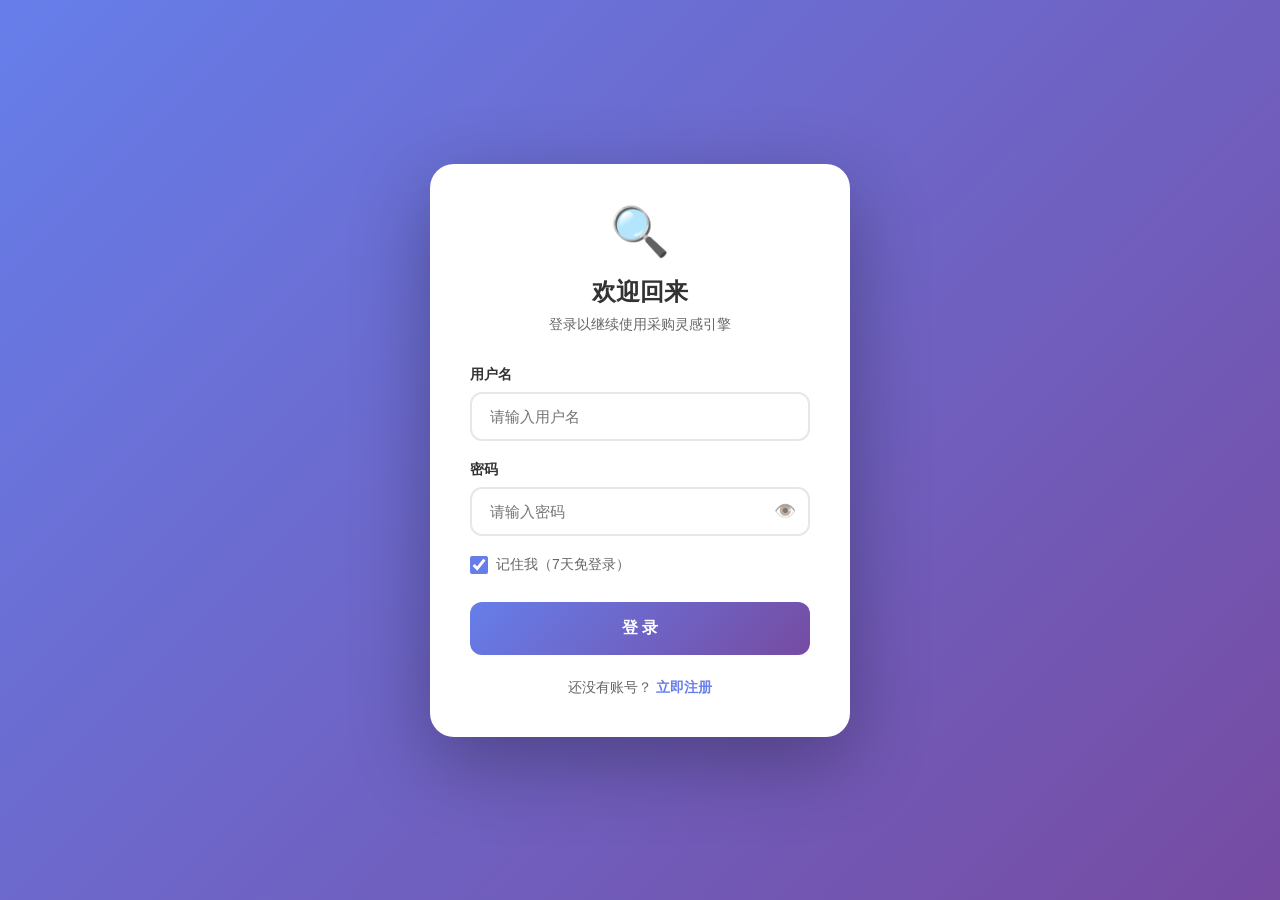
<file: index.html>
<!DOCTYPE html>
<html lang="zh-CN">
<head>
    <!-- v2026-07-01-1100 - 终极根治：通过Worker实时拉GitHub data.json，绕开CF静态缓存 -->
    <meta http-equiv="Cache-Control" content="no-cache, no-store, must-revalidate">
    <meta http-equiv="Pragma" content="no-cache">
    <meta http-equiv="Expires" content="0">
    <script>
    // 智能缓存策略：首次加载后缓存，检测到后台更新时才刷新
    (function(){
        // 检查是否有后台更新标记
        const lastVersion = localStorage.getItem('data_version') || '0';
        const currentVersion = localStorage.getItem('app_data_timestamp') || '0';
        // 如果版本号变化超过5秒，说明有更新，清除缓存强制刷新
        if (parseInt(lastVersion) - parseInt(currentVersion) > 5000) {
            localStorage.removeItem('keyword_database_v2');
        }
    })();
    </script>
    <meta charset="UTF-8">
    <meta name="viewport" content="width=device-width, initial-scale=1.0">
    <title>采购灵感引擎 - Search Inspiration Engine</title>
    <style>
        * { margin: 0; padding: 0; box-sizing: border-box; }
        body {
            font-family: -apple-system, BlinkMacSystemFont, 'Segoe UI', 'PingFang SC', 'Microsoft YaHei', sans-serif;
            background: linear-gradient(135deg, #667eea 0%, #764ba2 100%);
            min-height: 100vh;
            padding: 20px;
        }
        .container { max-width: 1200px; margin: 0 auto; }
        header { text-align: center; color: white; margin-bottom: 30px; }
        h1 { font-size: 2.5rem; margin-bottom: 10px; text-shadow: 2px 2px 4px rgba(0,0,0,0.2); }
        .subtitle { font-size: 1.1rem; opacity: 0.9; }
        .stats { display: flex; justify-content: center; gap: 30px; margin-top: 15px; }
        .stat-item { background: rgba(255,255,255,0.2); padding: 10px 20px; border-radius: 20px; backdrop-filter: blur(10px); }

        /* 加载动画 - 优化为最小化 */
        .loading-overlay {
            position: fixed; top: 0; left: 0; right: 0; bottom: 0;
            background: linear-gradient(135deg, #667eea 0%, #764ba2 100%);
            display: flex; align-items: center; justify-content: center;
            z-index: 9999; transition: opacity 0.2s;
        }
        .loading-overlay.hidden { opacity: 0; pointer-events: none; }
        .loading-overlay.hidden { opacity: 0; pointer-events: none; }
        .loading-spinner {
            text-align: center;
            color: white;
        }
        .loading-spinner .spinner {
            width: 50px;
            height: 50px;
            border: 4px solid rgba(255,255,255,0.3);
            border-top-color: white;
            border-radius: 50%;
            animation: spin 1s linear infinite;
            margin: 0 auto 20px;
        }
        @keyframes spin { to { transform: rotate(360deg); } }
        .loading-spinner p { font-size: 18px; margin: 0; }

        .search-box {
            background: white;
            border-radius: 20px;
            padding: 25px;
            box-shadow: 0 20px 60px rgba(0,0,0,0.3);
            margin-bottom: 25px;
        }
        .search-input-wrapper { display: flex; gap: 15px; margin-bottom: 15px; }
        .search-input {
            flex: 1;
            padding: 15px 25px;
            font-size: 18px;
            border: 2px solid #e0e0e0;
            border-radius: 50px;
            outline: none;
            transition: all 0.3s;
        }
        .search-input:focus {
            border-color: #667eea;
            box-shadow: 0 0 0 4px rgba(102,126,234,0.1);
        }
        .lang-toggle {
            display: flex;
            background: #f5f5f5;
            border-radius: 30px;
            overflow: hidden;
        }
        .lang-btn {
            padding: 12px 20px;
            border: none;
            background: transparent;
            cursor: pointer;
            font-size: 14px;
            font-weight: 600;
            transition: all 0.3s;
        }
        .lang-btn.active {
            background: linear-gradient(135deg, #667eea 0%, #764ba2 100%);
            color: white;
        }
        .filters { display: flex; gap: 8px; flex-wrap: wrap; align-items: center; }
        .filter-label { font-size: 13px; color: #666; margin-right: 5px; }
        .filter-tag {
            padding: 7px 14px;
            background: #f0f0f0;
            border: none;
            border-radius: 20px;
            cursor: pointer;
            font-size: 12px;
            transition: all 0.3s;
            white-space: nowrap;
        }
        .filter-tag:hover, .filter-tag.active {
            background: #667eea;
            color: white;
        }

        .sort-options {
            display: flex;
            gap: 8px;
            margin-left: auto;
            white-space: nowrap;
        }
        .sort-btn {
            padding: 8px 16px;
            background: transparent;
            border: 2px solid #ddd;
            border-radius: 20px;
            cursor: pointer;
            font-size: 13px;
            transition: all 0.3s;
        }
        .sort-btn:hover, .sort-btn.active {
            border-color: #667eea;
            background: #667eea;
            color: white;
        }

        .categories-nav {
            background: white;
            border-radius: 15px;
            padding: 20px;
            margin-bottom: 25px;
            box-shadow: 0 10px 30px rgba(0,0,0,0.1);
        }
        .categories-title {
            font-size: 14px;
            color: #666;
            margin-bottom: 15px;
            display: flex;
            align-items: center;
            gap: 8px;
        }
        .categories-grid {
            display: grid;
            grid-template-columns: repeat(6, 1fr);
            gap: 10px;
        }
        .category-card {
            padding: 12px;
            background: linear-gradient(135deg, #f5f7fa 0%, #c3cfe2 100%);
            border-radius: 12px;
            cursor: pointer;
            transition: all 0.3s;
            text-align: center;
        }
        .category-card:hover {
            transform: translateY(-3px);
            box-shadow: 0 8px 20px rgba(0,0,0,0.15);
        }
        .category-card.selected {
            background: linear-gradient(135deg, #667eea 0%, #764ba2 100%);
            color: white;
        }
        .category-name { font-weight: 600; font-size: 13px; }
        .category-count { font-size: 11px; opacity: 0.7; margin-top: 5px; }

        .results-info { color: white; margin-bottom: 15px; font-size: 14px; }
        .results-grid {
            display: grid;
            grid-template-columns: repeat(3, 1fr);
            gap: 20px;
        }
        .keyword-card {
            background: white;
            border-radius: 15px;
            padding: 20px;
            box-shadow: 0 10px 30px rgba(0,0,0,0.1);
            transition: all 0.3s;
            position: relative;
            overflow: hidden;
        }
        .keyword-card::before {
            content: '';
            position: absolute;
            top: 0;
            left: 0;
            right: 0;
            height: 4px;
            transition: all 0.3s;
        }
        .keyword-card.heat-5::before { background: linear-gradient(90deg, #ff416c, #ff4b2b); }
        .keyword-card.heat-4::before { background: linear-gradient(90deg, #f093fb, #f5576c); }
        .keyword-card.heat-3::before { background: linear-gradient(90deg, #667eea, #764ba2); }
        .keyword-card.heat-2::before { background: linear-gradient(90deg, #4facfe, #00f2fe); }
        .keyword-card.heat-1::before { background: linear-gradient(90deg, #a8edea, #fed6e3); }

        .keyword-card:hover {
            transform: translateY(-5px);
            box-shadow: 0 15px 40px rgba(0,0,0,0.15);
        }
        .keyword-header {
            display: flex;
            justify-content: space-between;
            align-items: flex-start;
            margin-bottom: 12px;
            position: relative;
        }
        .keyword-title-group {
            flex: 1;
        }
        .keyword-actions {
            display: flex;
            align-items: center;
            gap: 8px;
        }
        .keyword-title { font-size: 20px; font-weight: 700; color: #333; }
        .keyword-title-en { font-size: 13px; color: #666; margin-top: 4px; }
        .heat-badge {
            display: flex;
            align-items: center;
            gap: 4px;
            padding: 5px 12px;
            border-radius: 15px;
            font-size: 12px;
            font-weight: 600;
            color: white;
        }
        .heat-5 .heat-badge { background: linear-gradient(135deg, #ff416c, #ff4b2b); }
        .heat-4 .heat-badge { background: linear-gradient(135deg, #f093fb, #f5576c); }
        .heat-3 .heat-badge { background: linear-gradient(135deg, #667eea, #764ba2); }
        .heat-2 .heat-badge { background: linear-gradient(135deg, #4facfe, #00f2fe); }
        .heat-1 .heat-badge { background: linear-gradient(135deg, #a8edea, #fed6e3); color: #666; }

        .keyword-section { margin-bottom: 10px; }
        .section-title {
            font-size: 11px;
            color: #999;
            margin-bottom: 5px;
            text-transform: uppercase;
            letter-spacing: 1px;
        }
        .word-tags { display: flex; flex-wrap: wrap; gap: 5px; }
        .word-tag {
            padding: 3px 10px;
            background: #f0f0f0;
            border-radius: 10px;
            font-size: 11px;
            color: #555;
            cursor: pointer;
            transition: all 0.2s;
        }
        .word-tag:hover {
            background: #667eea;
            color: white;
        }

        .platform-links { display: flex; gap: 6px; margin-top: 12px; }
        .platform-btn {
            flex: 1;
            padding: 8px;
            border: none;
            border-radius: 8px;
            font-size: 12px;
            font-weight: 600;
            cursor: pointer;
            transition: all 0.3s;
            text-decoration: none;
            text-align: center;
            color: white;
        }
        .platform-1688 { background: #ff6a00; }
        .platform-alibaba { background: #ff6b00; }
        .platform-mic { background: #e74c3c; }
        .platform-btn:hover {
            transform: scale(1.05);
            filter: brightness(1.1);
        }

        .keyword-note {
            margin-top: 10px;
            padding: 8px;
            background: #fff8e1;
            border-radius: 6px;
            font-size: 11px;
            color: #666;
            border-left: 3px solid #ffa726;
        }

        .random-idea-btn {
            width: 100%;
            padding: 16px;
            background: linear-gradient(135deg, #667eea 0%, #764ba2 100%);
            color: white;
            border: none;
            border-radius: 14px;
            font-size: 16px;
            font-weight: 700;
            cursor: pointer;
            transition: all 0.3s;
            margin-bottom: 25px;
            box-shadow: 0 10px 30px rgba(102,126,234,0.4);
        }
        .random-idea-btn:hover {
            transform: translateY(-2px);
            box-shadow: 0 15px 40px rgba(102,126,234,0.5);
        }

        .empty-state {
            text-align: center;
            padding: 60px 20px;
            color: white;
        }
        .empty-state-title { font-size: 1.5rem; margin-bottom: 10px; }
        .empty-state-desc { font-size: 1rem; opacity: 0.8; }
        
        /* 加载动画 */
        .loading-spinner {
            width: 40px;
            height: 40px;
            border: 3px solid #f3f3f3;
            border-top: 3px solid #667eea;
            border-radius: 50%;
            animation: spin 1s linear infinite;
            margin: 0 auto 15px;
        }
        @keyframes spin {
            0% { transform: rotate(0deg); }
            100% { transform: rotate(360deg); }
        }

        .legend {
            display: flex;
            justify-content: center;
            gap: 16px;
            flex-wrap: wrap;
            margin-top: 20px;
            margin-bottom: 15px;
            font-size: 12px;
            color: rgba(255,255,255,0.9);
        }
        .legend-item { display: flex; align-items: center; gap: 5px; }
        .heat-dot {
            width: 10px;
            height: 10px;
            border-radius: 50%;
            display: inline-block;
        }
        .heat-dot-5 { background: linear-gradient(135deg, #ff416c, #ff4b2b); }
        .heat-dot-4 { background: linear-gradient(135deg, #f093fb, #f5576c); }
        .heat-dot-3 { background: linear-gradient(135deg, #667eea, #764ba2); }
        .heat-dot-2 { background: linear-gradient(135deg, #4facfe, #00f2fe); }
        .heat-dot-1 { background: linear-gradient(135deg, #a8edea, #fed6e3); }

        .login-overlay {
            position: fixed;
            top: 0; left: 0; right: 0; bottom: 0;
            background: rgba(0,0,0,0.7);
            display: flex;
            align-items: center;
            justify-content: center;
            z-index: 10000;
        }
        .login-box {
            background: white;
            border-radius: 20px;
            padding: 40px;
            width: 360px;
            max-width: 90vw;
            box-shadow: 0 20px 60px rgba(0,0,0,0.3);
        }
        .login-box h2 { text-align: center; color: #333; margin-bottom: 25px; font-size: 1.5rem; }
        .login-box input {
            width: 100%;
            padding: 12px 16px;
            margin-bottom: 15px;
            border: 2px solid #e0e0e0;
            border-radius: 10px;
            font-size: 14px;
            outline: none;
            transition: border-color 0.3s;
        }
        .login-box input:focus { border-color: #667eea; }
        .login-box button {
            width: 100%;
            padding: 12px;
            background: linear-gradient(135deg, #667eea 0%, #764ba2 100%);
            color: white;
            border: none;
            border-radius: 10px;
            font-size: 15px;
            font-weight: 600;
            cursor: pointer;
            transition: all 0.3s;
        }
        .login-box button:hover { transform: translateY(-1px); box-shadow: 0 5px 20px rgba(102,126,234,0.4); }
        .login-box .toggle-link {
            text-align: center;
            margin-top: 15px;
            font-size: 13px;
            color: #667eea;
            cursor: pointer;
        }
        .login-error { color: #e74c3c; font-size: 13px; text-align: center; margin-bottom: 10px; display: none; }

        .purchase-panel {
            background: white;
            border-radius: 15px;
            padding: 25px;
            margin-bottom: 25px;
            box-shadow: 0 10px 30px rgba(0,0,0,0.1);
        }
        .purchase-grid {
            display: grid;
            grid-template-columns: repeat(3, 1fr);
            gap: 12px;
        }
        @media (max-width: 900px) {
            .purchase-grid { grid-template-columns: repeat(2, 1fr); }
        }
        @media (max-width: 600px) {
            .purchase-grid { grid-template-columns: 1fr; }
        }

        @media (max-width: 768px) {
            .search-input-wrapper { flex-direction: column; }
            .results-grid { grid-template-columns: repeat(2, 1fr); }
            .categories-grid { grid-template-columns: repeat(3, 1fr); }
            .lang-toggle { border-radius: 10px; }
            .keyword-card { padding: 16px; }
            h1 { font-size: 1.8rem; }
            .stats { gap: 15px; flex-wrap: wrap; justify-content: center; }
            .stat-item { padding: 8px 14px; font-size: 13px; }
            .filter-tag { padding: 6px 10px; font-size: 11px; }
            .sort-options { margin-left: 0; }
            .sort-btn { padding: 6px 10px; font-size: 11px; }
        }

        .back-to-top {
            position: fixed;
            bottom: 30px;
            right: 30px;
            width: 48px;
            height: 48px;
            background: linear-gradient(135deg, #667eea, #764ba2);
            color: white;
            border: none;
            border-radius: 50%;
            font-size: 20px;
            cursor: pointer;
            opacity: 0;
            visibility: hidden;
            transition: opacity 0.3s, transform 0.3s;
            z-index: 9999;
            box-shadow: 0 4px 15px rgba(102, 126, 234, 0.4);
        }

        .back-to-top.show {
            opacity: 1;
            visibility: visible;
        }

        .back-to-top:hover {
            transform: scale(1.1);
            box-shadow: 0 6px 20px rgba(102, 126, 234, 0.6);
        }

        .lucky-draw-section {
            background: linear-gradient(135deg, #f6d365 0%, #fda085 100%);
            border-radius: 15px;
            padding: 25px;
            margin-bottom: 25px;
            box-shadow: 0 10px 30px rgba(0,0,0,0.1);
            text-align: center;
        }
        .lucky-draw-title {
            font-size: 1.3rem;
            font-weight: 700;
            color: white;
            margin-bottom: 15px;
            text-shadow: 1px 1px 2px rgba(0,0,0,0.2);
        }
        .lucky-draw-btn {
            padding: 14px 32px;
            background: white;
            color: #e74c3c;
            border: none;
            border-radius: 30px;
            font-size: 16px;
            font-weight: 600;
            cursor: pointer;
            transition: all 0.3s;
            box-shadow: 0 8px 25px rgba(0,0,0,0.15);
        }
        .lucky-draw-btn:hover {
            transform: translateY(-2px);
            box-shadow: 0 12px 35px rgba(0,0,0,0.2);
        }
        .lucky-cards {
            display: grid;
            grid-template-columns: repeat(4, 1fr);
            gap: 20px;
            margin-top: 20px;
        }
        .lucky-card {
            background: white;
            border-radius: 15px;
            padding: 20px;
            box-shadow: 0 10px 30px rgba(0,0,0,0.1);
            transition: all 0.3s;
            position: relative;
            overflow: hidden;
            text-align: left;
        }
        .lucky-card::before {
            content: '';
            position: absolute;
            top: 0;
            left: 0;
            right: 0;
            height: 4px;
            background: linear-gradient(90deg, #f6d365, #fda085);
        }
        .lucky-card:hover {
            transform: translateY(-5px);
            box-shadow: 0 15px 40px rgba(0,0,0,0.15);
        }
        .lucky-card-title {
            font-size: 1.1rem;
            font-weight: 600;
            margin-bottom: 8px;
            color: #333;
        }
        .lucky-card-en {
            font-size: 0.85rem;
            color: #666;
            margin-bottom: 12px;
        }
        .lucky-card-variant, .lucky-card-attr, .lucky-card-scene {
            font-size: 0.8rem;
            color: #555;
            margin-bottom: 8px;
            line-height: 1.4;
        }
        .lucky-card-variant strong, .lucky-card-attr strong, .lucky-card-scene strong {
            color: #fda085;
        }
        .lucky-card-links {
            display: flex;
            gap: 6px;
            margin-top: 12px;
        }
        .lucky-card-links a {
            flex: 1;
            padding: 8px;
            border: none;
            border-radius: 8px;
            font-size: 12px;
            font-weight: 600;
            cursor: pointer;
            transition: all 0.3s;
            text-decoration: none;
            text-align: center;
            color: white;
        }
        .lucky-card-links a:hover {
            transform: scale(1.05);
            filter: brightness(1.1);
        }
        .lucky-card-links a:nth-child(1) { background: #ff6a00; }
        .lucky-card-links a:nth-child(2) { background: #ff6b00; }
        .lucky-card-links a:nth-child(3) { background: #e74c3c; }
        .quote-card {
            background: white;
            border-radius: 15px;
            padding: 20px;
            box-shadow: 0 10px 30px rgba(0,0,0,0.1);
            transition: all 0.3s;
            position: relative;
            overflow: hidden;
            text-align: center;
            display: flex;
            flex-direction: column;
            justify-content: center;
            align-items: center;
        }
        .quote-card::before {
            content: '';
            position: absolute;
            top: 0;
            left: 0;
            right: 0;
            height: 4px;
            background: linear-gradient(90deg, #667eea, #764ba2);
        }
        .quote-icon {
            font-size: 2rem;
            margin-bottom: 10px;
        }
        .quote-text {
            font-size: 1rem;
            color: #333;
            font-weight: 600;
            margin-bottom: 8px;
            line-height: 1.4;
        }
        .quote-author {
            font-size: 0.8rem;
            color: #999;
        }
        @media (max-width: 1200px) {
            .lucky-cards {
                grid-template-columns: repeat(2, 1fr);
            }
        }
        @media (max-width: 600px) {
            .lucky-cards {
                grid-template-columns: 1fr;
            }
        }

    </style>
</head>
<body>
    <!-- 加载遮罩 -->
    <div class="loading-overlay" id="loadingOverlay">
        <div class="loading-spinner">
            <div class="spinner"></div>
            <p>正在加载关键词库...</p>
        </div>
    </div>
    
    <div class="container">
        <header>
            <div style="display:flex;justify-content:flex-end;padding:10px 0;">
                <button onclick="logout()" style="background:rgba(255,255,255,0.2);border:1px solid rgba(255,255,255,0.4);color:white;padding:6px 16px;border-radius:20px;cursor:pointer;font-size:13px;">退出登录</button>
            </div>
            <h1>🔍 采购灵感引擎</h1>
            <div class="subtitle">Start your engines —— 不知道找什么？这里有答案</div>
            <div class="stats">
                <div class="stat-item">📦 <span id="statCats">18</span> 品类</div>
                <div class="stat-item">📂 <span id="statSubs">46</span> 子类</div>
                <div class="stat-item">🏷️ <span id="statKws">804</span> 关键词</div>
            </div>
            <div class="legend">
                <div class="legend-item"><div class="heat-dot heat-dot-5"></div>🔥 超高热度</div>
                <div class="legend-item"><div class="heat-dot heat-dot-4"></div>⚡ 高热度</div>
                <div class="legend-item"><div class="heat-dot heat-dot-3"></div>📊 中热度</div>
                <div class="legend-item"><div class="heat-dot heat-dot-1"></div>📉 一般热度</div>
            </div>
        </header>

        <div class="search-box">
            <div class="search-input-wrapper">
                <input type="text" class="search-input" id="searchInput" placeholder="输入关键词搜索... (如:保鲜、收纳、厨房)">
                <div class="lang-toggle">
                    <button class="lang-btn active" data-lang="zh">中文</button>
                    <button class="lang-btn" data-lang="en">English</button>
                </div>
            </div>
            <div class="filters">
                <span class="filter-label">热度筛选:</span>
                <button class="filter-tag active" data-filter="all">全部</button>
                <button class="filter-tag" data-filter="5">🔥 超高热度</button>
                <button class="filter-tag" data-filter="4">⚡ 高热度</button>
                <button class="filter-tag" data-filter="3">📊 中热度</button>
                <button class="filter-tag" data-filter="1">📉 一般热度</button>
                <button class="filter-tag" id="btnPurchaseHistory" data-filter="purchase" style="background: linear-gradient(135deg, #7cb342 0%, #558b2f 100%); color: white; border: none; margin-left: 8px; box-shadow: 0 2px 6px rgba(124,179,66,0.3);">📦 近一年采购</button>
                <div class="sort-options">
                    <span class="filter-label">排序:</span>
                    <button class="sort-btn active" data-sort="heat">热度优先</button>
                    <button class="sort-btn" data-sort="name">名称排序</button>
                    
                </div>
            </div>
        </div>

        <div class="lucky-draw-section">
            <div class="lucky-draw-title">🎰 不知道找什么?让老天来决定!</div>
            <button class="lucky-draw-btn" onclick="luckyDraw()">🎲 帮我抽3个关键词</button>
            <div class="lucky-cards" id="luckyCards"></div>
        </div>

        <div class="categories-nav">
            <div class="categories-title"><span>🎯</span> 类目导航 · 点击浏览</div>
            <div class="categories-grid" id="categoriesGrid"></div>
        </div>

        <div class="results-info" id="resultsInfo"></div>
        <div class="purchase-panel" id="purchasePanel" style="display:none; background: white; border-radius: 15px; padding: 25px; margin-bottom: 25px; box-shadow: 0 10px 30px rgba(0,0,0,0.1);">
            <div style="display:flex; justify-content:space-between; align-items:center; margin-bottom: 20px;">
                <h2 style="color:#333; margin:0;">📦 近一年采购记录 (<span id="purchaseTotal">0</span> 个产品)</h2>
                <button onclick="togglePurchasePanel(false)" style="background:#f5576c; color:white; border:none; padding:8px 16px; border-radius:20px; cursor:pointer; font-size:13px;">✕ 关闭</button>
            </div>
            <div class="purchase-categories" id="purchaseCategories" style="display:flex; gap:8px; flex-wrap:wrap; margin-bottom:20px;"></div>
            <div class="purchase-search" style="margin-bottom:20px;">
                <input type="text" id="purchaseSearchInput" placeholder="🔍 搜索采购产品..." oninput="renderPurchaseProducts(currentPurchaseCat)" style="width:100%; padding:12px 20px; border:2px solid #e0e0e0; border-radius:25px; font-size:14px; outline:none;">
            </div>
            <div class="purchase-grid" id="purchaseGrid"></div>
        </div>
        
        <div class="results-grid" id="resultsGrid"></div>
    </div>

    <div class="toast" id="toast">已复制到剪贴板</div>

    <script>
        // 登录检查
        const CURRENT_USER_KEY = 'procurement_current_user';
        (function checkAuth() {
            const currentUser = localStorage.getItem(CURRENT_USER_KEY);
            if (!currentUser) {
                window.location.href = 'login.html';
                return;
            }
            try {
                const user = JSON.parse(currentUser);
                if (user.expires && new Date().getTime() > user.expires) {
                    localStorage.removeItem(CURRENT_USER_KEY);
                    window.location.href = 'login.html';
                    return;
                }
            } catch(e) {
                window.location.href = 'login.html';
            }
        })();

        function logout() {
            localStorage.removeItem(CURRENT_USER_KEY);
            localStorage.removeItem('procurement_remember');
            window.location.href = 'login.html';
        }

        function escHtml(s) { if (s == null) return ''; return String(s).replace(/&/g,'&amp;').replace(/</g,'&lt;').replace(/>/g,'&gt;').replace(/"/g,'&quot;'); }

        // 异步加载 DATA（优化首屏加载速度）
        let DATA = null;
        let currentLang = 'zh';
        let currentFilter = 'all';
        let currentSort = 'heat';
        let currentCategory = 'all';
        let allKeywords = [];

        function flattenKeywords() {
            const flat = [];
            DATA.categories.forEach(cat => {
                cat.subcategories.forEach(sub => {
                    sub.keywords.forEach(kw => {
                        // 兼容两种字段名格式：缩写(pw/vw/aw/sw) 和 完整(product_word/variant_words/attribute_words/scene_words)
                        const normalizedKw = {
                            ...kw,
                            // 如果没有缩写字段，使用完整字段名
                            pw: kw.pw || kw.product_word,
                            vw: kw.vw || kw.variant_words,
                            aw: kw.aw || kw.attribute_words,
                            sw: kw.sw || kw.scene_words,
                            category: cat.name,
                            categoryId: cat.id,
                            subcategory: sub.name
                        };
                        flat.push(normalizedKw);
                    });
                });
            });
            return flat;
        }

        // 数据加载状态
        let dataLoaded = false;
        let loadPromise = null;
        
        // 从 data.json 加载数据（带缓存）
        async function loadDataFromJson() {
            if (loadPromise) return loadPromise;
            
            loadPromise = new Promise(async (resolve) => {
                console.log('[Init] 开始加载数据...');
                
                // 先检查 localStorage
                const saved = localStorage.getItem('keyword_database_v2');
                if (saved) {
                    try {
                        const parsed = JSON.parse(saved);
                        if (parsed.categories && parsed.categories.length > 0) {
                            DATA = parsed;
                            dataLoaded = true;
                            console.log('[Init] 从缓存加载，关键词数:', countKeywords(DATA));
                            resolve();
                            return;
                        }
                    } catch(e) {
                        console.warn('[Init] 缓存解析失败:', e);
                    }
                }
                
                // 从 data.json 加载
                try {
                    console.log('[Init] 从 data.json 加载...');
                    // 【根治】从 Worker 拉数据，Worker 实时从 GitHub 拉，绕过 CF Pages 静态缓存
                    const res = await fetch('https://main.yunciku.pages.dev/api/data?t=' + Date.now());
                    if (!res.ok) {
                        throw new Error('HTTP ' + res.status);
                    }
                    DATA = await res.json();
                    dataLoaded = true;
                    // 缓存到 localStorage
                    localStorage.setItem('keyword_database_v2', JSON.stringify(DATA));
                    console.log('[Init] 从 data.json 加载成功，关键词数:', countKeywords(DATA));
                } catch(e) {
                    console.error('[Init] 数据加载失败:', e);
                    // 显示错误信息
                    document.querySelector('.loading-spinner p').textContent = '加载失败，请刷新重试';
                }
                resolve();
            });
            
            return loadPromise;
        }
        
        function countKeywords(data) {
            if (!data || !data.categories) return 0;
            return data.categories.reduce((sum, cat) => {
                return sum + cat.subcategories.reduce((s, sub) => s + sub.keywords.length, 0);
            }, 0);
        }

        // 等待数据加载完成
        (async function init() {
            await loadDataFromJson();
            if (!DATA) {
                console.error('[Init] 数据加载失败');
                return;
            }
            allKeywords = flattenKeywords();
            
            // 更新统计
            document.getElementById('statCats').textContent = DATA.categories.length;
            document.getElementById('statSubs').textContent = DATA.categories.reduce((s,c) => s + c.subcategories.length, 0);
            document.getElementById('statKws').textContent = allKeywords.length;
            
            // 渲染
            renderCategories();
            performSearch();
            
            // 隐藏加载遮罩
            document.getElementById('loadingOverlay').classList.add('hidden');
            
            console.log('[Init] 初始化完成，关键词数:', allKeywords.length);
        })();

        // 渲染类目导航
        function renderCategories() {
            const grid = document.getElementById('categoriesGrid');
            if (!grid || !DATA || !DATA.categories) return;
            
            grid.innerHTML = DATA.categories.map(cat => `
                <div class="category-card" onclick="filterByCategory('${cat.id}')">
                    <div class="category-name">${escHtml(cat.name.zh)}</div>
                    <div class="category-count">${cat.subcategories.reduce((sum, s) => sum + s.keywords.length, 0)} 个词</div>
                </div>
            `).join('');
        }
        
        // 按类目筛选
        function filterByCategory(catId) {
            currentCategory = catId;
            const cat = DATA.categories.find(c => c.id === catId);
            if (cat) {
                document.getElementById('searchInput').value = '';
                const catKeywords = allKeywords.filter(k => k.categoryId === catId);
                renderKeywords(catKeywords);
                document.getElementById('resultsInfo').textContent = `📂 ${escHtml(cat.name.zh)} - 共 ${catKeywords.length} 个关键词`;
                window.scrollTo({ top: document.querySelector('.search-box').offsetTop - 20, behavior: 'smooth' });
            }
        }
        
        // BroadcastChannel 实时同步
        
        // 【根治】通过 Pages Function 实时从GitHub拉取数据
        const CF_WORKER_URL = '/api/sync';

        async function checkLocalSync() {
            // 【极速加载】优先使用预加载的缓存数据
            if (window.__CACHED_DATA__) {
                DATA = window.__CACHED_DATA__;
                allKeywords = flattenKeywords();
                document.getElementById('statCats').textContent = DATA.categories.length;
                document.getElementById('statSubs').textContent = DATA.categories.reduce((s,c) => s + c.subcategories.length, 0);
                document.getElementById('statKws').textContent = allKeywords.length;
                renderCategories();
                performSearch();
                hideLoading();
                console.log('[Sync] 使用预加载缓存，秒开');
                // 后台静默检查更新
                checkForUpdates();
                return;
            }
            
            // 无缓存时从云端拉取（通过API实时获取）
            try {
                const resp = await fetch(CF_WORKER_URL);
                if (resp.ok) {
                    DATA = await resp.json();
                    DATA._sha = resp.headers.get('X-SHA') || '';
                    localStorage.setItem('keyword_database_v2', JSON.stringify(DATA));
                }
            } catch(e) {
                console.error('加载失败:', e);
            }
            allKeywords = flattenKeywords();
            document.getElementById('statCats').textContent = DATA.categories.length;
            document.getElementById('statSubs').textContent = DATA.categories.reduce((s,c) => s + c.subcategories.length, 0);
            document.getElementById('statKws').textContent = allKeywords.length;
            renderCategories();
            performSearch();
            hideLoading();
        }
        
        // 后台检查更新（通过API实时获取，用SHA判断）
        async function checkForUpdates() {
            try {
                const resp = await fetch(CF_WORKER_URL);
                if (!resp.ok) return;
                const newData = await resp.json();
                const newSha = resp.headers.get('X-SHA') || '';
                const localSha = DATA._sha || '';
                if (newSha && newSha !== localSha) {
                    // 有更新，静默刷新
                    DATA = newData;
                    DATA._sha = newSha;
                    localStorage.setItem('keyword_database_v2', JSON.stringify(DATA));
                    allKeywords = flattenKeywords();
                    renderCategories();
                    performSearch();
                    console.log('[Sync] 后台更新完成, SHA:', newSha);
                }
            } catch(e) {}
        }
        checkLocalSync();
        
        function hideLoading() {
            const overlay = document.getElementById('loadingOverlay');
            if (overlay) overlay.classList.add('hidden');
        }

        function getHeatLabel(heat) {
            const labels = ['', '\u4e00\u822c', '', '\u4e2d', '\u9ad8', '\u8d85\u9ad8'];
            const icons = ['', '\ud83d\udcc9', '', '\ud83d\udcca', '\u26a1', '\ud83d\udd25'];
            return (icons[heat] || '') + ' ' + (labels[heat] || '');
        }

        function escHtml(str) {
            if (!str) return '';
            return str.replace(/&/g, '&amp;').replace(/</g, '&lt;').replace(/>/g, '&gt;').replace(/"/g, '&quot;');
        }
        function escJs(str) {
            if (!str) return '';
            return str.replace(/\\/g, '\\\\').replace(/'/g, "\\'").replace(/"/g, '\\"').replace(/\n/g, '\\n').replace(/\r/g, '\\r');
        }

        // 虚拟滚动优化
        let currentKeywords = [];
        let renderedCount = 0;
        const INITIAL_RENDER_COUNT = 30;  // 初始渲染30个
        const BATCH_RENDER_COUNT = 20;    // 每次滚动渲染20个
        let isRendering = false;
        
        function renderKeywords(keywords) {
            const grid = document.getElementById('resultsGrid');
            const info = document.getElementById('resultsInfo');

            if (keywords.length === 0) {
                grid.innerHTML = '<div class="no-results"><h2>🔍 未找到相关关键词</h2><p>尝试换个搜索词或调整筛选条件</p></div>';
                info.textContent = '未找到结果';
                return;
            }

            info.textContent = '找到 ' + keywords.length + ' 个关键词';
            
            // 保存当前关键词列表
            currentKeywords = keywords;
            renderedCount = 0;
            grid.innerHTML = '';
            
            // 移除旧的滚动监听
            window.removeEventListener('scroll', handleScrollRender);
            
            // 初始渲染第一批
            renderKeywordBatch(INITIAL_RENDER_COUNT);
            
            // 如果还有更多，添加滚动监听
            if (keywords.length > INITIAL_RENDER_COUNT) {
                window.addEventListener('scroll', handleScrollRender, { passive: true });
            }
        }
        
        function handleScrollRender() {
            if (isRendering || renderedCount >= currentKeywords.length) return;
            
            const scrollTop = window.scrollY || document.documentElement.scrollTop;
            const windowHeight = window.innerHeight;
            const docHeight = document.documentElement.scrollHeight;
            
            // 距离底部300px时加载更多
            if (scrollTop + windowHeight >= docHeight - 300) {
                isRendering = true;
                requestAnimationFrame(() => {
                    renderKeywordBatch(renderedCount + BATCH_RENDER_COUNT);
                    isRendering = false;
                });
            }
        }
        
        function renderKeywordBatch(endIndex) {
            const grid = document.getElementById('resultsGrid');
            const end = Math.min(endIndex, currentKeywords.length);
            
            // 使用 DocumentFragment 批量插入
            const fragment = document.createDocumentFragment();
            
            for (let i = renderedCount; i < end; i++) {
                const kw = currentKeywords[i];
                const words = currentLang === 'en' ? (kw.vw?.en || []) : (kw.vw?.zh || []);
                const attrs = currentLang === 'en' ? (kw.aw?.en || []) : (kw.aw?.zh || []);
                const scenes = currentLang === 'en' ? (kw.sw?.en || []) : (kw.sw?.zh || []);

                const cardDiv = document.createElement('div');
                cardDiv.className = 'keyword-card heat-' + kw.h;
                cardDiv.innerHTML =
                    '<div class="keyword-header">' +
                        '<div class="keyword-title-group">' +
                            '<div class="keyword-title">' + escHtml(kw.pw?.zh || '') + '</div>' +
                            '<div class="keyword-title-en">' + escHtml(kw.pw?.en || '') + '</div>' +
                        '</div>' +
                        '<div class="keyword-actions">' +
                            '<button class="copy-btn" onclick="copyKeyword(\'' + escJs(kw.pw?.zh || '') + '\', \'' + escJs(kw.pw?.en || '') + '\')">📋 复制</button>' +
                            '<span class="heat-badge">' + getHeatLabel(kw.h) + '</span>' +
                        '</div>' +
                    '</div>' +
                    '<div class="keyword-section">' +
                        '<div class="section-title">🏷️ 品类</div>' +
                        '<div class="word-tags">' +
                            '<span class="word-tag">' + escHtml(kw.category?.zh || '') + '</span>' +
                            '<span class="word-tag">' + escHtml(kw.subcategory?.zh || '') + '</span>' +
                        '</div>' +
                    '</div>' +
                    '<div class="keyword-section">' +
                        '<div class="section-title">🔄 变体词</div>' +
                        '<div class="word-tags">' +
                            words.slice(0, 4).map(w => '<span class="word-tag" onclick="copyText(\'' + escJs(w) + '\')">' + escHtml(w) + '</span>').join('') +
                        '</div>' +
                    '</div>' +
                    '<div class="keyword-section">' +
                        '<div class="section-title">⚙️ 属性词</div>' +
                        '<div class="word-tags">' +
                            attrs.slice(0, 3).map(w => '<span class="word-tag" onclick="copyText(\'' + escJs(w) + '\')">' + escHtml(w) + '</span>').join('') +
                        '</div>' +
                    '</div>' +
                    '<div class="keyword-section">' +
                        '<div class="section-title">🎯 场景词</div>' +
                        '<div class="word-tags">' +
                            scenes.slice(0, 3).map(w => '<span class="word-tag" onclick="copyText(\'' + escJs(w) + '\')">' + escHtml(w) + '</span>').join('') +
                        '</div>' +
                    '</div>' +
                    ((kw.notes && !kw.notes.includes('来自一刻相册')) ? '<div class="keyword-note">💡 ' + escHtml(kw.notes) + '</div>' : '') +
                    '<div class="platform-links">' +
                        '<a href="https://s.1688.com/selloffer/offer_search.htm?keywords=' + (kw.pw_gbk || '') + '" target="_blank" class="platform-btn platform-1688">1688</a>' +
                        '<a href="https://www.alibaba.com/trade/search?SearchText=' + encodeURIComponent(kw.pw?.en || '') + '" target="_blank" class="platform-btn platform-alibaba">Alibaba</a>' +
                        '<a href="https://www.made-in-china.com/products-search/hot-china-products/' + (kw.pw?.en || '').replace(/ /g, '_') + '.html" target="_blank" class="platform-btn platform-mic">Made-in-China</a>' +
                    '</div>';
                fragment.appendChild(cardDiv);
            }
            
            grid.appendChild(fragment);
            renderedCount = end;
            
            // 显示加载进度（仅当还有更多内容时显示）
            if (renderedCount < currentKeywords.length) {
                const info = document.getElementById('resultsInfo');
                info.textContent = '找到 ' + currentKeywords.length + ' 个关键词';
            }
        }

        let purchaseData = null;
        let currentPurchaseCat = 'all';
        let purchaseDataLoaded = false;

        async function loadPurchaseData() {
            if (purchaseDataLoaded && purchaseData) {
                // 数据已加载，直接显示
                renderPurchaseCategories();
                renderPurchaseProducts('all');
                return;
            }
            
            // 显示加载中
            document.getElementById('purchaseGrid').innerHTML = '<div style="color:#667eea; text-align:center; padding:40px;"><div class="loading-spinner"></div><p>正在加载采购数据...</p></div>';
            
            try {
                const res = await fetch('purchase_history.json?_t=' + Date.now());
                if (!res.ok) throw new Error('HTTP ' + res.status);
                purchaseData = await res.json();
                purchaseDataLoaded = true;
                document.getElementById('purchaseTotal').textContent = purchaseData.total || 0;
                renderPurchaseCategories();
                renderPurchaseProducts('all');
            } catch (e) {
                console.error('采购数据加载失败:', e);
                document.getElementById('purchaseGrid').innerHTML = '<div style="color:#999; text-align:center; padding:40px;">⚠️ 采购数据加载失败,请检查 purchase_history.json 是否可访问</div>';
            }
        }

        function renderPurchaseCategories() {
            if (!purchaseData) return;
            const cats = purchaseData.categories || [];
            const total = purchaseData.total || 0;
            const container = document.getElementById('purchaseCategories');
            let html = '<button class="filter-tag active" data-pcat="all" onclick="renderPurchaseProducts(\'all\', this)">全部 (' + total + ')</button>';
            cats.forEach(cat => {
                html += '<button class="filter-tag" data-pcat="' + escHtml(cat.name) + '" onclick="renderPurchaseProducts(\'' + escHtml(cat.name) + '\', this)">' + escHtml(cat.name) + ' (' + cat.count + ')</button>';
            });
            container.innerHTML = html;
        }

        function renderPurchaseProducts(catName, btn) {
            if (!purchaseData) return;
            currentPurchaseCat = catName;
            // 更新分类按钮 active 状态
            if (btn) {
                document.querySelectorAll('#purchaseCategories .filter-tag').forEach(t => t.classList.remove('active'));
                btn.classList.add('active');
            } else {
                document.querySelectorAll('#purchaseCategories .filter-tag').forEach(t => {
                    t.classList.toggle('active', t.dataset.pcat === catName);
                });
            }
            const searchText = (document.getElementById('purchaseSearchInput').value || '').trim().toLowerCase();
            let products = [];
            if (catName === 'all') {
                (purchaseData.categories || []).forEach(cat => {
                    (cat.products || []).forEach(p => products.push({ ...p, cat: cat.name }));
                });
            } else {
                const cat = (purchaseData.categories || []).find(c => c.name === catName);
                if (cat) products = (cat.products || []).map(p => ({ ...p, cat: cat.name }));
            }
            if (searchText) {
                products = products.filter(p =>
                    (p.name_cn || '').toLowerCase().includes(searchText) ||
                    (p.name_en || '').toLowerCase().includes(searchText)
                );
            }
            const grid = document.getElementById('purchaseGrid');
            if (products.length === 0) {
                grid.innerHTML = '<div style="grid-column:1/-1; text-align:center; color:#999; padding:40px;">无匹配产品</div>';
                return;
            }
            grid.innerHTML = products.map(p => 
                '<div class="purchase-card" style="background:#fafafa; border-radius:10px; padding:14px; border-left:4px solid #f5576c; transition:all 0.2s;">' +
                '<div style="font-size:14px; font-weight:600; color:#333; margin-bottom:4px;">' + escHtml(p.name_cn) + '</div>' +
                '<div style="font-size:12px; color:#999;">' + escHtml(p.name_en) + '</div>' +
                '<div style="font-size:11px; color:#f5576c; margin-top:6px;">📁 ' + escHtml(p.cat) + '</div>' +
                '</div>'
            ).join('');
        }

        function togglePurchasePanel(show) {
            const panel = document.getElementById('purchasePanel');
            if (show) {
                panel.style.display = 'block';
                // 延迟加载采购数据（首次点击时才加载）
                if (!purchaseDataLoaded) {
                    loadPurchaseData();
                }
                panel.scrollIntoView({ behavior: 'smooth', block: 'start' });
            } else {
                panel.style.display = 'none';
            }
        }

        function performSearch() {
            const query = document.getElementById('searchInput').value.trim().toLowerCase();
            let results = allKeywords;

            // 品类筛选
            if (currentCategory !== 'all') {
                results = results.filter(kw => kw.categoryId === currentCategory);
            }

            // 热度筛选 - 精确匹配（避免"高热度"也显示"超高热度"）
            if (currentFilter !== 'all' && currentFilter !== 'purchase') {
                const heatLevel = parseInt(currentFilter);
                results = results.filter(kw => kw.h === heatLevel);
            }

            // 关键词搜索
            if (query) {
                results = results.filter(kw => {
                    const vwZh = (kw.vw?.zh || []).join(' ');
                    const vwEn = (kw.vw?.en || []).join(' ');
                    const searchText = ((kw.pw?.zh || '') + ' ' + (kw.pw?.en || '') + ' ' + vwZh + ' ' + vwEn).toLowerCase();
                    return searchText.includes(query);
                });
            }

            // 排序
            if (currentSort === 'heat') {
                results.sort((a, b) => b.h - a.h);
            } else {
                results.sort((a, b) => {
                    const aPw = a.pw?.zh || '';
                    const bPw = b.pw?.zh || '';
                    return aPw.localeCompare(bPw, 'zh');
                });
            }

            renderKeywords(results);
        }

        function copyText(text) {
            navigator.clipboard.writeText(text).then(() => showToast('已复制: ' + text));
        }

        function copyKeyword(zh, en) {
            const text = currentLang === 'en' ? en : zh;
            navigator.clipboard.writeText(text).then(() => showToast('已复制: ' + text));
        }

        function showToast(msg) {
            const toast = document.getElementById('toast');
            toast.textContent = msg;
            toast.classList.add('show');
            setTimeout(() => toast.classList.remove('show'), 2000);
        }

        document.getElementById('searchInput').addEventListener('input', performSearch);

        document.querySelectorAll('.lang-btn').forEach(btn => {
            btn.addEventListener('click', () => {
                document.querySelectorAll('.lang-btn').forEach(b => b.classList.remove('active'));
                btn.classList.add('active');
                currentLang = btn.dataset.lang;
                performSearch();
            });
        });

        document.querySelectorAll('.filter-tag').forEach(tag => {
            tag.addEventListener('click', () => {
                document.querySelectorAll('.filter-tag').forEach(t => t.classList.remove('active'));
                tag.classList.add('active');
                currentFilter = tag.dataset.filter;
                if (currentFilter === 'purchase') {
                    togglePurchasePanel(true);
                } else {
                    togglePurchasePanel(false);
                    performSearch();
                }
            });
        });

        document.querySelectorAll('.sort-btn').forEach(btn => {
            btn.addEventListener('click', () => {
                document.querySelectorAll('.sort-btn').forEach(b => b.classList.remove('active'));
                btn.classList.add('active');
                currentSort = btn.dataset.sort;
                performSearch();
            });
        });

        renderCategories();
        performSearch();

        // 近一年采购按钮独立事件绑定（确保可靠触发）
        const _btnPH = document.getElementById('btnPurchaseHistory');
        if (_btnPH) {
            _btnPH.addEventListener('click', function(e) {
                e.stopPropagation();
                document.querySelectorAll('.filter-tag').forEach(t => t.classList.remove('active'));
                this.classList.add('active');
                togglePurchasePanel(true);
            });
        }
        // 初始化时确保采购面板隐藏
        setTimeout(function() {
            const _pp = document.getElementById('purchasePanel');
            if (_pp) _pp.style.display = 'none';
        }, 100);

        const MOTIVATIONAL_QUOTES = [
            { text: '每一次询价,都是一次机会', icon: '🎯' },
            { text: '好产品会说话,先让它被看见', icon: '🔍' },
            { text: '今天的跟进,是明天的订单', icon: '📈' },
            { text: '做业务,先做人', icon: '🤝' },
            { text: '价格不是唯一,价值才是答案', icon: '💎' },
            { text: '库存是压力,也是机会', icon: '📦' },
            { text: '一个好供应商,胜过十个客户', icon: '🏭' },
            { text: '慢就是快,稳就是进', icon: '🐢' },
            { text: '不懂产品,就做不好采购', icon: '🔧' },
            { text: '客户记住的,是你解决问题的速度', icon: '⚡' },
            { text: '报价快一步,成交近一步', icon: '⏱️' },
            { text: '做一行,爱一行,精一行', icon: '🎯' },
            { text: '信誉是业务最好的名片', icon: '🪪' },
            { text: '今天多问一句,明天少走弯路', icon: '💡' },
            { text: '好记性不如烂笔头,重要事项必记录', icon: '📝' },
            { text: '客户不回复?再问一次', icon: '🔁' },
            { text: '做采购,性子是慢的,眼光是快的', icon: '👀' },
            { text: '今天的样品,是明天的爆款', icon: '🎁' },
            { text: '不怕慢,就怕站', icon: '🚶' },
            { text: '生意是长久的,急不得', icon: '🌱' },
            { text: '会听讲,比会说话更重要', icon: '👂' },
            { text: '把每个客户当第一个客户对待', icon: '⭐' },
            { text: '库存清完是本事,选对品是眼光', icon: '👁️' },
            { text: '这一单不成,下一单在等你', icon: '🔥' },
            { text: '行动力,决定业务天花板', icon: '🚀' },
            { text: '细节决定成败,态度决定高度', icon: '🎯' },
            { text: '今天的努力,是明天的底气', icon: '💪' },
            { text: '好产品自己会走路', icon: '🦵' },
            { text: '客户信任你,比价格更重要', icon: '🤝' },
            { text: '做业务,心里要有本账', icon: '📊' },
            { text: '多一个供应商,多一条路', icon: '🛣️' },
            { text: '库存周转快,资金压力小', icon: '⏰' },
            { text: '会选品,就成功了一半', icon: '✅' },
            { text: '质量把关严,退货少一半', icon: '🔍' },
            { text: '今天的谈判,是明天的利润', icon: '💰' },
            { text: '市场变化快,信息要灵通', icon: '📡' },
            { text: '做一行,专一行,精一行', icon: '🎓' },
            { text: '客户投诉是改进的机会', icon: '📣' },
            { text: '长期合作,比一锤子买卖强', icon: '🔄' },
            { text: '懂得拒绝,才能专注做好', icon: '🚫' },
            { text: '今天的坚持,是明天的收获', icon: '🌾' },
            { text: '数据是业务的眼睛', icon: '👁️' },
            { text: '好的包装,是产品的衣服', icon: '🎁' },
            { text: '物流快一步,客户满意一分', icon: '🚚' },
            { text: '做业务,情商比智商重要', icon: '🧠' },
            { text: '今天的跟进,是明天的回款', icon: '💳' },
            { text: '选对爆款,事半功倍', icon: '💥' },
            { text: '市场不等人,机会只给有准备的人', icon: '⏳' },
            { text: '询价是敲门砖,质量才是试金石', icon: '🔨' },
            { text: '供应商不稳定,生意就不稳定', icon: '⚙️' },
            { text: '库存不要怕压,怕的是压错货', icon: '📦' },
            { text: '采购不看价格,看性价比', icon: '⚖️' },
            { text: '交期准时报,信任自然来', icon: '🕐' },
            { text: 'MOQ太高?谈判空间就在这里', icon: '📝' },
            { text: '同样产品比三价,同样价格比质量', icon: '🔎' },
            { text: '付款方式谈得好,资金压力少一半', icon: '💵' },
            { text: '不压货的资金,才是活的资金', icon: '💧' },
            { text: '爆款就在身边,关键是你认不认识它', icon: '🔥' },
            { text: '清库存要快,清完更要快补新', icon: '⚡' },
            { text: '备货提前一天,风险降低一半', icon: '📅' },
            { text: '退货少,退的是利润', icon: '💸' },
            { text: '采购做得好,公司赢在起跑线', icon: '🏁' },
            { text: '不放过任何一个细节,不忽略任何一个成本', icon: '🔬' },
            { text: '爆款年年有,今年到谁手', icon: '🏆' },
            { text: '库存尾货处理快,资金回笼笑开怀', icon: '💹' },
            { text: '产品选对路,赚钱不用苦', icon: '🛤️' },
            { text: '供应商关系铁,货源稳如铁', icon: '🔩' },
            { text: '账期谈得好,合作没烦恼', icon: '📋' },
            { text: '同样卖货,你凭什么赢?靠眼光', icon: '👁️' },
            { text: '清仓不是赔钱,是换赛道的机会', icon: '🔄' },
            { text: '客情关系好,回头客少不了', icon: '🤝' },
            { text: '采购不懂财务,等于盲人摸象', icon: '🧮' },
            { text: '质量出一次问题,要花十次挽回', icon: '🛡️' },
            { text: '选品靠数据,不靠感觉', icon: '📊' },
            { text: '库存管理好,周转率高一头', icon: '📈' },
            { text: '备货要精准,积压要了命', icon: '🎯' },
            { text: '报价三分钟,谈判十年功', icon: '⏳' },
            { text: '成本降一分,价格活一片', icon: '💲' },
            { text: '合作要共赢,单赢不长久', icon: '🤝' },
            { text: '卖货先卖心,客户心在你这里', icon: '❤️' },
            { text: '库存尾货不是垃圾,是流动的资金', icon: '♻️' },
            { text: '眼光看远一步,订单多赚一笔', icon: '👀' },
            { text: '备货有节奏,卖货有爆点', icon: '🥁' },
            { text: '好供应商是稀缺资源,要像宝贝一样维护', icon: '👑' },
            { text: '不积压就不紧张,不紧张就不乱价', icon: '🏃' },
            { text: '采购的最高境界是:让供应商离不开你', icon: '🔗' },
            { text: '订单小不要紧,服务好才是真谛', icon: '🌱' },
            { text: '你帮客户赚钱,客户帮你成长', icon: '🌿' },
            { text: '库存周转快,银行利息少', icon: '🏦' },
            { text: '每单多赚一点,聚少成多就是钱', icon: '💰' },
            { text: '付款及时信誉好,供应商拿你当宝', icon: '💎' },
            { text: '样品过不了关,大货一定翻车', icon: '🚧' },
            { text: '库存清完不是终点,是新起点', icon: '🚀' },
            { text: '选品要跟风,但要选对风的时机', icon: '🌪️' },
            { text: '报价不是越低越好,利润才是硬道理', icon: '📊' },
            { text: '资金链不断,业务才能转', icon: '⛓️' },
            { text: '库存结构优,赚钱不用愁', icon: '🏗️' },
            { text: '一个爆款可以救活一个公司', icon: '💥' },
            { text: '客户要的不是便宜,是占便宜的感觉', icon: '🛍️' },
            { text: '压货是技术,放货是艺术', icon: '🎨' },
            { text: '售后做得好,回头单少不了', icon: '🔧' },
            { text: '供应商考核要定期,不合格要淘汰', icon: '⚔️' },
            { text: '库存不准,账上不准,心里更不准', icon: '📏' },
            { text: '采购省钱是本能,省对地方是本事', icon: '🧠' },
            { text: '好货不便宜,便宜没好货', icon: '💎' },
            { text: '卖库存尾货,卖的是信息差', icon: '📡' },
            { text: '备货提前一周,缺货概率减半', icon: '⏰' },
            { text: '选品靠数据,库存靠管理', icon: '🗂️' },
            { text: '压货伤身,清货伤心,不如一开始就不要压', icon: '💔' },
            { text: '让客户省心,你才能安心', icon: '😌' },
            { text: '爆款过后是淡季,淡季过后是爆款', icon: '🔄' },
            { text: '卖货不问来路,迟早要吃亏', icon: '🛤️' },
            { text: '资金要流动,库存要健康', icon: '❤️' },
            { text: '供应商的配合度,决定你的竞争力', icon: '⚡' },
            { text: '报价精准,谈判不慌', icon: '📋' },
            { text: '库存管理做得好,赚钱只是顺便', icon: '顺便' },
            { text: '每压一天货,就少赚一天钱', icon: '⏳' },
            { text: '客户的问题,是合作的机会', icon: '🌱' },
            { text: '备货宁多勿少,少了客户跑', icon: '🏃' },
            { text: '好口碑是慢慢积累的', icon: '🏅' },
            { text: '成本透明,信任才透明', icon: '🔍' },
            { text: '爆款要趁热,错过就不再', icon: '🔥' },
            { text: '做业务,脚踏实地才能长久', icon: '👣' },
            { text: '库存周转快,赚钱像瀑布', icon: '🌊' },
            { text: '你急客户不急,你不急客户急', icon: '⚖️' },
            { text: '付款方式决定合作关系深度', icon: '🤝' },
            { text: '价格谈得下来,是采购的本事', icon: '🎯' },
            { text: '压货有风险,入市需谨慎', icon: '⚠️' },
            { text: '回头客是金,新客户是银', icon: '🥇' },
            { text: '质量稳定才是真的好', icon: '✅' }
        ];

        function luckyDraw() {
            const all = allKeywords;
            if (all.length < 3) return;
            const picked = [];
            const used = new Set();
            while (picked.length < 3) {
                const idx = Math.floor(Math.random() * all.length);
                if (!used.has(idx)) { used.add(idx); picked.push(all[idx]); }
            }
            const container = document.getElementById('luckyCards');
            container.innerHTML = '';
            picked.forEach(kw => {
                if (!kw || !kw.pw) return; // 跳过无效关键词
                const card = document.createElement('div');
                card.className = 'lucky-card';
                const vwArr = (kw.vw && kw.vw.zh) ? kw.vw.zh : [];
                const awArr = (kw.aw && kw.aw.zh) ? kw.aw.zh : [];
                const swArr = (kw.sw && kw.sw.zh) ? kw.sw.zh : [];
                const pwZh = kw.pw.zh || '';
                const pwEn = kw.pw.en || '';
                card.innerHTML = `
                    <div class="lucky-card-title">${pwZh}</div>
                    <div class="lucky-card-en">${pwEn}</div>
                    ${vwArr.length ? '<div class="lucky-card-variant"><strong>变体:</strong>' + vwArr.slice(0,3).join('、') + '</div>' : ''}
                    ${awArr.length ? '<div class="lucky-card-attr"><strong>属性:</strong>' + awArr.slice(0,3).join('、') + '</div>' : ''}
                    ${swArr.length ? '<div class="lucky-card-scene"><strong>场景:</strong>' + swArr.slice(0,3).join('、') + '</div>' : ''}
                    <div class="lucky-card-links">
                        <a href="https://s.1688.com/selloffer/offer_search.htm?keywords=${kw.pw_gbk || ''}" target="_blank" class="platform-btn platform-1688">1688</a>
                        <a href="https://www.alibaba.com/trade/search?SearchText=${encodeURIComponent(pwEn)}" target="_blank">Alibaba</a>
                        <a href="https://www.made-in-china.com/products-search/hot-china-products/${encodeURIComponent(pwEn)}.html" target="_blank">MIC</a>
                    </div>
                `;
                container.appendChild(card);
            });
            const quoteIdx = Math.floor(Math.random() * MOTIVATIONAL_QUOTES.length);
            const quote = MOTIVATIONAL_QUOTES[quoteIdx];
            const quoteCard = document.createElement('div');
            quoteCard.className = 'quote-card';
            quoteCard.innerHTML = `
                <div class="quote-icon">${quote.icon}</div>
                <div class="quote-text">${quote.text}</div>
                <div class="quote-author">-- 业务心法</div>
            `;
            container.appendChild(quoteCard);
            container.scrollIntoView({ behavior: 'smooth', block: 'center' });
        }

        const hotSearches = ['保鲜盒', '收纳', '厨房', '烘焙', '衣架', '清洁'];
        let hotIdx = 0;
        setInterval(() => {
            document.getElementById('searchInput').placeholder = '试试搜索: ' + hotSearches[hotIdx] + '...';
            hotIdx = (hotIdx + 1) % hotSearches.length;
        }, 3000);
    </script>

<button class="back-to-top" id="backToTop" onclick="scrollToTop()">↑ TOP</button>
<script>
function scrollToTop() {
    window.scrollTo({ top: 0, behavior: 'smooth' });
}
window.addEventListener('scroll', function() {
    const btn = document.getElementById('backToTop');
    if (window.scrollY > 300) {
        btn.classList.add('show');
    } else {
        btn.classList.remove('show');
    }
});
</script>
</body>
</html>
</file>
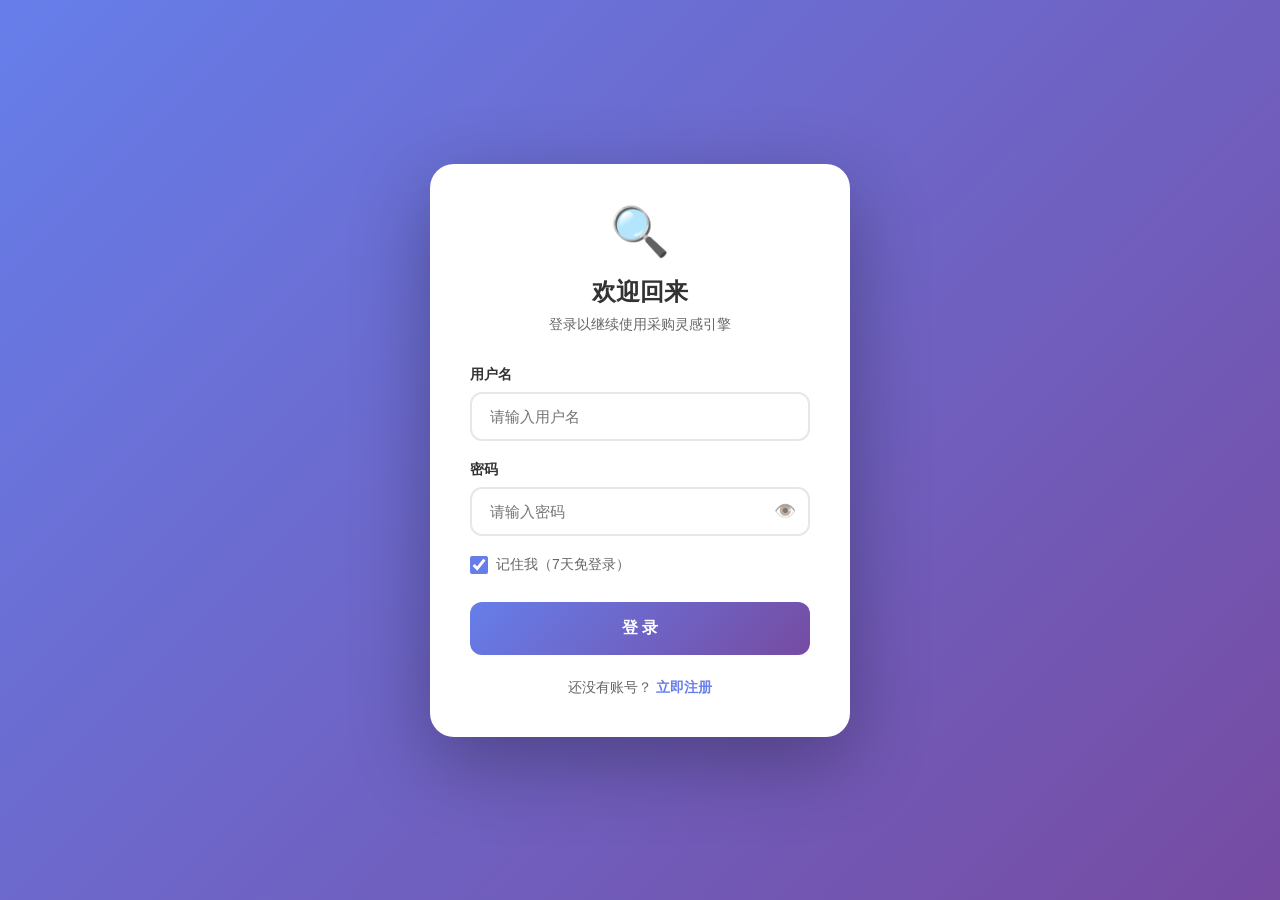
<file: admin.html>
<!DOCTYPE html>
<html lang="zh-CN">
<head>
    <meta charset="UTF-8">
    <meta name="viewport" content="width=device-width, initial-scale=1.0">
    <!-- v2026-07-01-1640 - 【根治】通过Pages Function实时拉取GitHub数据，绕开CF静态缓存 -->
    <title>采购词库后台管理</title>
    <!-- v2026-06-29-1610 - 修复批量改热度：同时更新h和popularity -->
    <style>
        * { margin: 0; padding: 0; box-sizing: border-box; }
        
        /* 骨架屏 - 极速加载占位 */
        .skeleton {
            background: linear-gradient(90deg, #f0f0f0 25%, #e8e8e8 50%, #f0f0f0 75%);
            background-size: 200% 100%;
            animation: skeleton-loading 1.2s infinite;
            border-radius: 6px;
        }
        @keyframes skeleton-loading {
            0% { background-position: 200% 0; }
            100% { background-position: -200% 0; }
        }
        .skeleton-header { height: 50px; margin-bottom: 16px; }
        .skeleton-grid { display: grid; grid-template-columns: repeat(auto-fill, minmax(300px, 1fr)); gap: 12px; }
        .skeleton-card { height: 120px; }
        body {
            font-family: -apple-system, BlinkMacSystemFont, "Segoe UI", Roboto, "Helvetica Neue", Arial, sans-serif;
            background: #f5f7fa;
            color: #333;
            padding-top: 56px;
        }
        .container {
            max-width: 1400px;
            margin: 0 auto;
            padding: 20px;
            width: 100%;
            box-sizing: border-box;
        }
        
        /* 强制重置所有可能导致偏移的样式 */
        #keywordsTab,
        #categoriesContainer {
            margin-left: 0 !important;
            padding-left: 0 !important;
            width: 100% !important;
            box-sizing: border-box !important;
        }
        #categoriesContainer {
            position: relative;
            left: 0;
            transform: none;
        }

        /* 标题 */
        h1 { font-size: 24px; font-weight: 600; color: #1a1a2e; margin-bottom: 20px; }

        /* Tab */
        .tabs { display: flex; gap: 8px; margin-bottom: 20px; }
        .tab {
            padding: 8px 18px; border: none; background: #eef0f5; color: #666;
            border-radius: 6px; cursor: pointer; font-size: 14px; transition: all .2s;
        }
        .tab.active { background: linear-gradient(135deg, #4a90d9, #357abd); color: #fff; }

        /* 统计卡片 */
        .stats { display: grid; grid-template-columns: repeat(3, 1fr); gap: 16px; margin-bottom: 20px; }
        .stat-card {
            background: #fff; border-radius: 10px; padding: 20px; text-align: center;
            box-shadow: 0 1px 3px rgba(0,0,0,.08);
        }
        .stat-value { font-size: 32px; font-weight: 700; color: #4a90d9; }
        .stat-label { font-size: 13px; color: #999; margin-top: 4px; }

        /* 工具栏 */
        .toolbar {
            display: flex; gap: 10px; align-items: center; flex-wrap: wrap;
            background: #fff; padding: 12px 16px; border-radius: 10px;
            box-shadow: 0 1px 3px rgba(0,0,0,.08); margin-bottom: 20px;
        }
        .toolbar input[type="text"] {
            flex: 1; min-width: 180px; padding: 8px 14px; border: 1px solid #ddd;
            border-radius: 6px; font-size: 14px; outline: none;
        }
        .toolbar input:focus { border-color: #4a90d9; }
        .toolbar select {
            padding: 8px 12px; border: 1px solid #ddd; border-radius: 6px;
            font-size: 14px; outline: none; background: #fff;
        }
        .toolbar label { font-size: 13px; color: #666; display: flex; align-items: center; gap: 4px; }
        .toolbar label input { width: auto; }

        .btn {
            padding: 8px 16px; border: none; border-radius: 6px; cursor: pointer;
            font-size: 13px; transition: all .2s; white-space: nowrap;
        }
        .btn:hover { transform: translateY(-1px); }
        .btn-primary { background: linear-gradient(135deg, #4a90d9, #357abd); color: #fff; }
        .btn-success { background: linear-gradient(135deg, #52c41a, #389e0d); color: #fff; }
        .btn-warning { background: linear-gradient(135deg, #faad14, #d48806); color: #fff; }
        .btn-info { background: linear-gradient(135deg, #1890ff, #096dd9); color: #fff; }

        /* 分类区块 */
        .category-section { margin-bottom: 24px; }
        .cat-header {
            background: linear-gradient(135deg, #667eea, #764ba2);
            color: #fff; padding: 14px 20px; border-radius: 10px 10px 0 0;
            font-size: 17px; font-weight: 600;
        }
        .cat-header small { font-size: 13px; opacity: .85; font-weight: 400; margin-left: 8px; }

        /* 关键词网格 */
        .keywords-grid {
            display: grid; grid-template-columns: repeat(auto-fill, minmax(320px, 1fr));
            gap: 12px; background: #fff; padding: 16px; border-radius: 0 0 10px 10px;
            box-shadow: 0 1px 3px rgba(0,0,0,.06);
        }
        .keyword-card {
            background: #fafbfc; border: 1px solid #eee; border-radius: 8px;
            padding: 14px; transition: all .2s;
        }
        .keyword-card:hover { border-color: #4a90d9; box-shadow: 0 2px 8px rgba(74,144,217,.15); }
        .kw-top { display: flex; justify-content: space-between; align-items: start; margin-bottom: 8px; }
        .kw-name { font-size: 16px; font-weight: 600; color: #1a1a2e; }
        .kw-name-en { font-size: 12px; color: #999; margin-top: 2px; }
        .kw-meta { display: flex; gap: 6px; flex-wrap: wrap; margin-bottom: 10px; }
        .tag {
            padding: 3px 10px; border-radius: 12px; font-size: 11px; background: #eef0f5; color: #666;
        }
        .heat-badge { padding: 3px 10px; border-radius: 12px; font-size: 11px; color: #fff; }
        .heat-5 { background: linear-gradient(135deg, #ff416c, #ff4b2b); }
        .heat-4 { background: linear-gradient(135deg, #fa8c16, #d46b08); }
        .heat-3 { background: linear-gradient(135deg, #667eea, #764ba2); }
        .heat-2 { background: linear-gradient(135deg, #52c41a, #389e0d); }
        .heat-1 { background: #ccc; color: #666; }
        .kw-actions { display: flex; gap: 6px; }
        .kw-actions .btn { padding: 4px 10px; font-size: 11px; }

        /* 用户管理样式 */
        .user-table, .log-table {
            width: 100%;
            border-collapse: collapse;
            background: #fff;
            border-radius: 10px;
            overflow: hidden;
            box-shadow: 0 1px 3px rgba(0,0,0,.08);
        }
        .user-table th, .user-table td, .log-table th, .log-table td {
            padding: 12px 16px;
            text-align: left;
            border-bottom: 1px solid #eee;
        }
        .user-table th, .log-table th {
            background: #f5f7fa;
            font-weight: 600;
            color: #333;
            font-size: 13px;
        }
        .user-table td, .log-table td {
            font-size: 13px;
            color: #666;
        }
        .user-table tr:hover, .log-table tr:hover {
            background: #f9fafb;
        }
        .status-badge {
            padding: 4px 10px;
            border-radius: 12px;
            font-size: 12px;
            font-weight: 500;
        }
        .status-pending { background: #fff7e6; color: #d46b08; }
        .status-approved { background: #f6ffed; color: #52c41a; }
        .status-rejected { background: #fff1f0; color: #ff4d4f; }
        .status-admin { background: #e6f7ff; color: #1890ff; }
        .log-table td:nth-child(3) { font-family: monospace; font-size: 12px; }
        .log-type-login { color: #52c41a; }
        .log-type-logout { color: #faad14; }
        .log-type-register { color: #1890ff; }
        .log-type-approve { color: #722ed1; }
        .log-type-reject { color: #ff4d4f; }
        .log-type-password { color: #13c2c2; }

        /* Modal */
        .modal {
            display: none; position: fixed; top: 0; left: 0; width: 100%; height: 100%;
            background: rgba(0,0,0,.5); z-index: 1000; align-items: center; justify-content: center;
        }
        .modal.active { display: flex; }
        .modal-content {
            background: #fff; border-radius: 14px; padding: 28px; width: 92%;
            max-width: 640px; max-height: 88vh; overflow-y: auto;
        }
        .modal-title { font-size: 19px; font-weight: 600; color: #333; margin-bottom: 20px; }
        .form-group { margin-bottom: 14px; }
        .form-group label { display: block; margin-bottom: 4px; font-size: 13px; color: #666; font-weight: 500; }
        .form-group input, .form-group select, .form-group textarea {
            width: 100%; padding: 9px 12px; border: 1px solid #ddd; border-radius: 6px;
            font-size: 14px; outline: none; background: #fafbfc;
        }
        .form-group input:focus, .form-group select:focus, .form-group textarea:focus { border-color: #4a90d9; }
        .form-group textarea { min-height: 70px; resize: vertical; }
        .form-row { display: grid; grid-template-columns: 1fr 1fr; gap: 12px; }
        .modal-actions { display: flex; gap: 10px; justify-content: flex-end; margin-top: 22px; }

        /* Tips */
        .tips-grid { display: grid; grid-template-columns: repeat(auto-fill, minmax(300px, 1fr)); gap: 12px; }
        .tip-card {
            background: #fff; border-radius: 8px; padding: 14px;
            border: 1px solid #eee; box-shadow: 0 1px 3px rgba(0,0,0,.05);
        }
        .tip-text { font-size: 14px; line-height: 1.6; color: #444; margin-bottom: 8px; }
        .tip-type-tag { display: inline-block; padding: 2px 10px; border-radius: 10px; font-size: 11px; background: #e6f7ff; color: #1890ff; }
        .tip-actions { display: flex; gap: 6px; margin-top: 8px; }
        .tip-actions .btn { padding: 4px 10px; font-size: 11px; }

        /* Checkbox for batch */
        .kw-check { margin-right: 8px; cursor: pointer; width: 16px; height: 16px; accent-color: #4a90d9; }
        .kw-checked { border-left: 3px solid #4a90d9 !important; background: #f0f6ff; }
    
        /* 采购记录管理样式 */
        .purchase-tab-content { padding: 20px; }
        .purchase-add-row {
            display: flex;
            gap: 10px;
            margin-bottom: 20px;
            flex-wrap: wrap;
            align-items: flex-end;
        }
        .purchase-field { display: flex; flex-direction: column; gap: 4px; }
        .purchase-field label { font-size: 12px; color: #666; font-weight: 600; }
        .purchase-field input, .purchase-field select {
            padding: 8px 12px;
            border: 1px solid #ddd;
            border-radius: 8px;
            font-size: 14px;
            outline: none;
        }
        .purchase-field input:focus { border-color: #11998e; }
        .purchase-field select { min-width: 150px; }
        .purchase-add-btn {
            padding: 8px 20px;
            background: linear-gradient(135deg,#11998e,#38ef7d);
            color: white;
            border: none;
            border-radius: 8px;
            font-size: 14px;
            font-weight: 600;
            cursor: pointer;
        }
        .purchase-add-btn:hover { filter: brightness(1.1); transform: translateY(-1px); }
        .purchase-table {
            width: 100%;
            border-collapse: collapse;
        }
        .purchase-table th {
            background: #f8fafc;
            padding: 10px 12px;
            text-align: left;
            font-size: 13px;
            color: #666;
            border-bottom: 2px solid #e5e7eb;
        }
        .purchase-table td {
            padding: 10px 12px;
            border-bottom: 1px solid #f0f0f0;
            font-size: 14px;
        }
        .purchase-table tr:hover td { background: #f0fdf4; }
        .purchase-del-btn {
            background: #fee2e2;
            color: #ef4444;
            border: none;
            padding: 4px 10px;
            border-radius: 6px;
            cursor: pointer;
            font-size: 12px;
        }
        .purchase-del-btn:hover { background: #fca5a5; }
        .purchase-date-cell { color: #666; font-size: 13px; }
        .purchase-empty-admin {
            text-align: center;
            padding: 60px 20px;
            color: #999;
        }
        .purchase-count-badge {
            background: #10b981;
            color: white;
            font-size: 11px;
            padding: 2px 8px;
            border-radius: 10px;
            margin-left: 8px;
        }
    </style>
</head>
<body>
<div class="container">
    <h1>采购词库后台管理</h1>

    <div class="tabs">
        <button class="tab active" onclick="showTab('keywords',this)">关键词管理</button>
        <button class="tab" onclick="showTab('tips',this)">业务心法</button>
        <button class="tab" onclick="showTab('purchase',this)">📦 采购记录 <span class="purchase-count-badge" id="purchaseBadge">0</span></button>
        <button class="tab" onclick="showTab('users',this)">👥 用户管理 <span class="purchase-count-badge" id="userBadge" style="background:#722ed1;">0</span></button>
        <button class="tab" onclick="showTab('logs',this)">📋 操作日志</button>
    </div>

    <!-- 关键词管理 -->
    <div id="keywordsTab">
        <div class="stats">
            <div class="stat-card"><div class="stat-value" id="catCount">0</div><div class="stat-label">大类</div></div>
            <div class="stat-card"><div class="stat-value" id="subCount">0</div><div class="stat-label">子类</div></div>
            <div class="stat-card"><div class="stat-value" id="totalCount">0</div><div class="stat-label">关键词</div></div>
        </div>

        <div class="toolbar">
            <input type="text" id="searchInput" placeholder="搜索关键词..." oninput="renderAll()">
            <select id="filterCat" onchange="renderAll()"><option value="">所有大类</option></select>
            <select id="filterSub" onchange="renderAll()"><option value="">所有子类</option></select>
            <label><input type="checkbox" id="checkAll" onchange="toggleSelectAll()"> 全选</label>
            <button class="btn btn-warning" onclick="showBatchHeatModal()">🔥 批量改热度</button>
            <button class="btn btn-success" onclick="showAddModal()">新增关键词</button>
            <button class="btn btn-info" onclick="saveAndSync()">💾 保存并下载同步包</button>
            <button class="btn btn-primary" onclick="exportDataJson()">📋 备用导出 data.json</button>
        </div>

        <div id="categoriesContainer"></div>
    </div>

    <!-- 业务心法 -->
    <div id="tipsTab" style="display:none;">
        <div class="toolbar" style="margin-bottom:16px;">
            <button class="btn btn-primary" onclick="showAddTipModal()">新增心法</button>
        </div>
        <div class="tips-grid" id="tipsGrid"></div>
    </div>

    <!-- 采购记录管理 -->
    <div id="purchaseTab" style="display:none;">
        <div class="purchase-tab-content">
            <h3 style="margin-bottom:15px;color:#11998e;">📦 近一年采购记录管理</h3>
            
            <div class="purchase-add-row">
                <div class="purchase-field">
                    <label>关键词名称</label>
                    <input type="text" id="adminPurchaseKw" placeholder="输入关键词（可从词库匹配）" style="width:200px;" oninput="autoMatchKeyword(this.value)">
                </div>
                <div class="purchase-field" id="matchResult" style="display:none;">
                    <label>匹配结果</label>
                    <select id="adminPurchaseSelect" style="width:250px;">
                        <option value="">-- 选择匹配的关键词 --</option>
                    </select>
                </div>
                <div class="purchase-field">
                    <label>采购日期</label>
                    <input type="date" id="adminPurchaseDate" style="width:160px;">
                </div>
                <button class="purchase-add-btn" onclick="adminAddPurchase()">添加</button>
            </div>

            <table class="purchase-table">
                <thead>
                    <tr>
                        <th>关键词</th>
                        <th>所属分类</th>
                        <th>采购日期</th>
                        <th>操作</th>
                    </tr>
                </thead>
                <tbody id="purchaseTableBody"></tbody>
            </table>
        </div>
    </div>

    <!-- 用户管理 -->
    <div id="usersTab" style="display:none;">
        <div style="background:#fff;border-radius:10px;padding:20px;box-shadow:0 1px 3px rgba(0,0,0,.08);">
            <h3 style="margin-bottom:15px;color:#333;">👥 用户管理</h3>
            <p style="font-size:13px;color:#666;margin-bottom:15px;">管理所有注册用户，审核新用户注册申请</p>
            <div style="margin-bottom:15px;display:flex;gap:8px;flex-wrap:wrap;">
                <button class="user-filter-btn active" data-filter="all" onclick="filterUsers('all',this)" style="padding:6px 14px;border:1px solid #d9d9d9;background:#1890ff;color:#fff;border-radius:6px;cursor:pointer;font-size:13px;">全部</button>
                <button class="user-filter-btn" data-filter="pending" onclick="filterUsers('pending',this)" style="padding:6px 14px;border:1px solid #d9d9d9;background:#fff;color:#333;border-radius:6px;cursor:pointer;font-size:13px;">⏳ 待审核 <span id="pendingCountInline" style="background:#ff4d4f;color:#fff;border-radius:10px;padding:1px 8px;margin-left:4px;font-size:11px;">0</span></button>
                <button class="user-filter-btn" data-filter="approved" onclick="filterUsers('approved',this)" style="padding:6px 14px;border:1px solid #d9d9d9;background:#fff;color:#333;border-radius:6px;cursor:pointer;font-size:13px;">✅ 已通过</button>
                <button class="user-filter-btn" data-filter="rejected" onclick="filterUsers('rejected',this)" style="padding:6px 14px;border:1px solid #d9d9d9;background:#fff;color:#333;border-radius:6px;cursor:pointer;font-size:13px;">❌ 已拒绝</button>
                <button class="user-filter-btn" data-filter="admin" onclick="filterUsers('admin',this)" style="padding:6px 14px;border:1px solid #d9d9d9;background:#fff;color:#333;border-radius:6px;cursor:pointer;font-size:13px;">🔧 管理员</button>
            </div>
            <table class="user-table">
                <thead>
                    <tr>
                        <th>姓名</th>
                        <th>用户名</th>
                        <th>状态</th>
                        <th>注册时间</th>
                        <th>操作</th>
                    </tr>
                </thead>
                <tbody id="usersTableBody"></tbody>
            </table>
        </div>
    </div>

    <!-- 操作日志 -->
    <div id="logsTab" style="display:none;">
        <div style="background:#fff;border-radius:10px;padding:20px;box-shadow:0 1px 3px rgba(0,0,0,.08);">
            <h3 style="margin-bottom:15px;color:#333;">📋 操作日志</h3>
            <p style="font-size:13px;color:#666;margin-bottom:15px;">查看所有用户的登录、注册、审核等操作记录</p>
            <table class="log-table">
                <thead>
                    <tr>
                        <th>时间</th>
                        <th>操作类型</th>
                        <th>用户名</th>
                        <th>IP地址</th>
                        <th>详情</th>
                    </tr>
                </thead>
                <tbody id="logsTableBody"></tbody>
            </table>
        </div>
    </div>
</div>

<!-- 顶部工具栏 -->
<div class="admin-toolbar" style="position:fixed;top:0;left:0;right:0;background:rgba(255,255,255,0.95);backdrop-filter:blur(10px);padding:12px 20px;display:flex;justify-content:space-between;align-items:center;box-shadow:0 2px 10px rgba(0,0,0,0.1);z-index:999;">
    <div style="font-size:14px;color:#666;">
        <span style="font-weight:600;color:#333;">采购词库管理后台</span>
        <span style="margin-left:16px;color:#999;">|</span>
        <span style="margin-left:16px;" id="adminUserInfo">加载中...</span>
    </div>
    <div style="display:flex;gap:10px;">
        <button onclick="goToIndex()" style="padding:8px 16px;border:1px solid #ddd;border-radius:6px;background:#fff;cursor:pointer;font-size:13px;">🏠 返回首页</button>
        <button onclick="adminLogout()" style="padding:8px 16px;border:none;border-radius:6px;background:#ef4444;color:#fff;cursor:pointer;font-size:13px;">退出登录</button>
    </div>
</div>

<!-- Add/Edit Modal -->
<div class="modal" id="keywordModal">
    <div class="modal-content">
        <h2 class="modal-title" id="modalTitle">新增关键词</h2>
        <div class="form-row">
            <div class="form-group"><label>商品词（中文）</label><input type="text" id="kwZh" placeholder="如：保鲜盒"></div>
            <div class="form-group"><label>商品词（英文）</label><input type="text" id="kwEn" placeholder="如：food container"></div>
        </div>
        <div class="form-row">
            <div class="form-group"><label>品类</label><select id="kwCategory"></select></div>
            <div class="form-group"><label>子类</label><select id="kwSubcategory"></select></div>
        </div>
        <div class="form-group"><label>变体词（中文，逗号分隔）</label><input type="text" id="kwVariantZh" placeholder="保鲜密封收纳盒"></div>
        <div class="form-group"><label>变体词（英文，逗号分隔）</label><input type="text" id="kwVariantEn" placeholder="container,storage box"></div>
        <div class="form-group"><label>属性词（中文，逗号分隔）</label><input type="text" id="kwAttrZh" placeholder="密封,便携,塑料"></div>
        <div class="form-group"><label>属性词（英文，逗号分隔）</label><input type="text" id="kwAttrEn" placeholder="sealed,portable,plastic"></div>
        <div class="form-group"><label>场景词（中文，逗号分隔）</label><input type="text" id="kwSceneZh" placeholder="厨房,冰箱,户外"></div>
        <div class="form-group"><label>场景词（英文，逗号分隔）</label><input type="text" id="kwSceneEn" placeholder="kitchen,fridge,outdoor"></div>
        <div class="form-row">
            <div class="form-group"><label>热度</label><select id="kwHeat">
                <option value="1">📉 一般热度</option>
                <option value="3">📊 中热度</option>
                <option value="4">⚡ 高热度</option>
                <option value="5">🔥 超高热度</option>
            </select></div>
            <div class="form-group"><label>备注</label><input type="text" id="kwNotes" placeholder="备注信息..."></div>
        </div>
        <div class="modal-actions">
            <button class="btn" style="background:#ddd;color:#333;" onclick="closeModal()">取消</button>
            <button class="btn btn-primary" onclick="saveKeyword()">保存</button>
        </div>
    </div>
</div>

<!-- Batch Heat Modal -->
<div class="modal" id="batchHeatModal">
    <div class="modal-content">
        <h2 class="modal-title">批量修改热度</h2>
        <p style="font-size:13px;color:#888;margin-bottom:16px;">已选中 <span id="batchCount">0</span> 个关键词</p>
        <div class="form-group"><label>选择热度</label><select id="batchHeatValue">
            <option value="1">📉 一般热度</option>
            <option value="3">📊 中热度</option>
            <option value="4">⚡ 高热度</option>
            <option value="5">🔥 超高热度</option>
        </select></div>
        <div class="modal-actions">
            <button class="btn" style="background:#ddd;color:#333;" onclick="closeBatchModal()">取消</button>
            <button class="btn btn-warning" onclick="applyBatchHeat()">应用</button>
        </div>
    </div>
</div>

<!-- Tip Modal -->
<div class="modal" id="tipModal">
    <div class="modal-content">
        <h2 class="modal-title">新增业务心法</h2>
        <div class="form-group"><label>心法内容</label><textarea id="tipContent" placeholder="输入心法内容..."></textarea></div>
        <div class="form-group"><label>类型</label><select id="tipType">
            <option value="采购谈判">采购谈判</option>
            <option value="业务情绪调整">业务情绪调整</option>
        </select></div>
        <div class="modal-actions">
            <button class="btn" style="background:#ddd;color:#333;" onclick="closeTipModal()">取消</button>
            <button class="btn btn-primary" onclick="saveTip()">保存</button>
        </div>
    </div>
</div>

<script>
// ===== Cloudflare Pages Function 自动同步配置 =====
const CF_WORKER_URL = 'https://main.yunciku.pages.dev/api/sync';
const CF_SYNC_TOKEN = 'yunciku2026';

let keywordData = { categories: [] };
let tips = [];
let editingId = null;
let selectedIds = new Set();

const defaultTips = [
    {id:1,text:"询价时不要只问一家，至少对比三家供应商",type:"采购谈判"},
    {id:2,text:"首次合作先小批量试单，确认质量再大批量",type:"采购谈判"},
    {id:3,text:"价格不是唯一标准，质量和交期同样重要",type:"采购谈判"},
    {id:4,text:"遇到问题先冷静，情绪化解决不了任何事",type:"业务情绪调整"},
    {id:5,text:"供应商也是合作伙伴，建立长期信任关系",type:"采购谈判"}
];

// 【统一】只用 1/3/4/5 四档（h=2 已迁到 h=3）
const heatLabels = {'':'','1':'📉 一般热度','3':'📊 中热度','4':'⚡ 高热度','5':'🔥 超高热度'};
const popMap = {'1':10, '3':30, '4':70, '5':90};

// 确保DOM完全加载后才执行
document.addEventListener('DOMContentLoaded', function() {
    loadData();
});

async function loadData() {
    // 【极速加载】阶段1：立即用本地缓存显示页面（秒开）
    const saved = localStorage.getItem('keyword_database_v2');
    if (saved) {
        try {
            const parsed = JSON.parse(saved);
            if (parsed.categories && parsed.categories.length > 0) {
                keywordData = parsed;
                console.log('[Load] 使用本地缓存，页面秒开');
            }
        } catch(e) { localStorage.removeItem('keyword_database_v2'); }
    }
    
    // 有本地数据就立即渲染
    if (keywordData.categories && keywordData.categories.length > 0) {
        const savedTips = localStorage.getItem('businessTips');
        tips = savedTips ? JSON.parse(savedTips) : [...defaultTips];
        normalizeKeywordData();
        renderFilterCats();
        renderAll();
        renderTips();
    }
    
    // 【根治】阶段2：后台静默同步（通过 Pages Function 实时从GitHub拉取，绕开CF缓存）
    try {
        const resp = await fetch(CF_WORKER_URL, { cache: 'no-store' });
        if (!resp.ok) throw new Error('HTTP ' + resp.status);
        
        const cloudData = await resp.json();
        if (!cloudData.categories || cloudData.categories.length === 0) return;
        
        // 用 GitHub SHA 判断是否有更新
        const cloudSha = resp.headers.get('X-SHA') || '';
        const localSha = keywordData._sha || '';
        
        if (cloudSha && cloudSha !== localSha) {
            keywordData = cloudData;
            keywordData._sha = cloudSha;
            localStorage.setItem('keyword_database_v2', JSON.stringify(cloudData));
            normalizeKeywordData();
            renderFilterCats();
            renderAll();
            console.log('[Sync] 已同步云端最新数据, SHA:', cloudSha);
        } else {
            console.log('[Sync] 本地无更新，跳过覆盖, SHA:', cloudSha, localSha);
        }
    } catch(e) {
        console.warn('[Sync] 云端同步失败:', e.message);
        if (!keywordData.categories || keywordData.categories.length === 0) {
            try {
                const resp2 = await fetch('keyword_database.json');
                if (resp2.ok) {
                    keywordData = await resp2.json();
                    localStorage.setItem('keyword_database_v2', JSON.stringify(keywordData));
                    normalizeKeywordData();
                    renderFilterCats();
                    renderAll();
                }
            } catch(e2) {
                alert('加载数据失败，请检查网络连接');
            }
        }
    }
}

// 标准化关键词数据，确保所有字段存在
function normalizeKeywordData() {
    if (!keywordData.categories) return;
    const popMap = {'1':10, '3':30, '4':70, '5':90};
    keywordData.categories.forEach(cat => {
        if (!cat.subcategories) return;
        cat.subcategories.forEach(sub => {
            if (!sub.keywords) return;
            sub.keywords.forEach(kw => {
                // 字段映射
                kw.product_word = kw.product_word || kw.pw;
                kw.variant_words = kw.variant_words || kw.vw;
                kw.attribute_words = kw.attribute_words || kw.aw;
                kw.scene_words = kw.scene_words || kw.sw;
                
                // 确保 h 和 popularity 互备
                if (kw.h === undefined || kw.h === null) {
                    // 从 popularity 计算 h
                    if (kw.popularity >= 90) kw.h = 5;
                    else if (kw.popularity >= 70) kw.h = 4;
                    else if (kw.popularity >= 30) kw.h = 2;
                    else kw.h = 1;
                }
                if (kw.popularity === undefined || kw.popularity === null) {
                    // 从 h 计算 popularity
                    kw.popularity = popMap[kw.h] || 30;
                }
            });
        });
    });
}

function renderStats() {
    let total=0, subs=0;
    keywordData.categories.forEach(c => { c.subcategories.forEach(s => { subs++; total+=s.keywords.length; }); });
    document.getElementById('catCount').textContent = keywordData.categories.length;
    document.getElementById('subCount').textContent = subs;
    document.getElementById('totalCount').textContent = total;
}

function renderFilterCats() {
    const sel = document.getElementById('filterCat');
    sel.innerHTML = '<option value="">所有大类</option>' + 
        keywordData.categories.map(c => `<option value="${c.id}">${c.name.zh}</option>`).join('');
    sel.onchange = () => {
        const catId = sel.value;
        const subSel = document.getElementById('filterSub');
        if (!catId) { subSel.innerHTML = '<option value="">所有子类</option>'; return; }
        const cat = keywordData.categories.find(c => c.id === catId);
        subSel.innerHTML = '<option value="">所有子类</option>' + 
            (cat ? cat.subcategories.map(s => `<option value="${s.id}">${s.name.zh}</option>`).join('') : '');
    };

    // Also populate modal category select
    const kwCatSel = document.getElementById('kwCategory');
    kwCatSel.innerHTML = keywordData.categories.map(c => `<option value="${c.id}">${c.name.zh}</option>`).join('');
    kwCatSel.onchange = () => renderKwSubcats(kwCatSel.value);
    renderKwSubcats(keywordData.categories[0]?.id);
}

function renderKwSubcats(catId) {
    const cat = keywordData.categories.find(c => c.id === catId);
    document.getElementById('kwSubcategory').innerHTML = cat
        ? cat.subcategories.map(s => `<option value="${s.id}">${s.name.zh}</option>`).join('')
        : '';
}

function getHeat(v, h) {
    // 优先使用 h 字段（如果存在且有效）
    if (h !== undefined && h !== null && h !== '') {
        const hn = parseInt(h);
        if (!isNaN(hn) && hn >= 1 && hn <= 5) return hn;
    }
    // 否则根据 popularity 计算
    if (v >= 90) return 5;      // 超高
    if (v >= 70) return 4;      // 高
    if (v >= 30) return 2;      // 中（注意不是3！）
    return 1;                    // 一般
}

function renderAll() {
    const query = (document.getElementById('searchInput').value || '').toLowerCase();
    const fCat = document.getElementById('filterCat').value;
    const fSub = document.getElementById('filterSub').value;

    renderStats();
    const container = document.getElementById('categoriesContainer');
    if (!container) {
        console.error('categoriesContainer not found');
        return;
    }
    
    // 骨架屏模式 - 无数据时显示占位
    if (!keywordData.categories || keywordData.categories.length === 0) {
        container.innerHTML = `
            <div class="skeleton skeleton-header"></div>
            <div style="display:grid;grid-template-columns:repeat(auto-fill,minmax(300px,1fr));gap:12px;">
                ${'<div class="skeleton" style="height:120px;"></div>'.repeat(6)}
            </div>
        `;
        return;
    }
    
    let html = '';

    keywordData.categories.forEach(cat => {
        if (fCat && cat.id !== fCat) return;
        
        let catHtml = '';
        cat.subcategories.forEach(sub => {
            if (fSub && sub.id !== fSub) return;
            
            const kws = sub.keywords.filter(kw => {
                const s = (kw.product_word.zh + ' ' + (kw.product_word.en||'')).toLowerCase();
                return !query || s.includes(query);
            });
            
            kws.forEach(kw => {
                const h = getHeat(kw.popularity, kw.h);
                const checked = selectedIds.has(kw.id) ? 'checked' : '';
                const cardClass = selectedIds.has(kw.id) ? 'kw-checked' : '';
                catHtml += `
                <div class="keyword-card ${cardClass}">
                    <div class="kw-top">
                        <div><input type="checkbox" class="kw-check" ${checked} onchange="toggleSelect('${kw.id}')">
                        <span class="kw-name">${kw.product_word.zh}</span>
                        <div class="kw-name-en">${kw.product_word.en||''}</div></div>
                        <span class="heat-badge heat-${h}">${heatLabels[h+''] || '🔥 一般'}</span>
                    </div>
                    <div class="kw-meta">
                        <span class="tag">${sub.name.zh}</span>
                        ${(kw.notes && !kw.notes.includes('来自一刻相册')) ? `<span class="tag">${kw.notes}</span>` : ''}
                    </div>
                    <div class="kw-actions">
                        <button class="btn btn-primary" onclick="editKeyword('${kw.id}')">编辑</button>
                        <button class="btn" style="background:#ff4d4f;color:#fff;" onclick="deleteKeyword('${kw.id}')">删除</button>
                    </div>
                </div>`;
            });
        });

        if (catHtml) {
            html += `<div class="category-section">
                <div class="cat-header">${cat.name.zh} <small>${cat.name.en||''}</small></div>
                <div class="keywords-grid">${catHtml}</div>
            </div>`;
        }
    });

    container.innerHTML = html || '<p style="text-align:center;padding:40px;color:#999;">暂无匹配数据</p>';
}

// Selection
function toggleSelect(id) {
    if (selectedIds.has(id)) selectedIds.delete(id); else selectedIds.add(id);
    renderAll();
}
function toggleSelectAll() {
    const chk = document.getElementById('checkAll').checked;
    // Collect all visible keyword IDs
    const query = (document.getElementById('searchInput').value||'').toLowerCase();
    const fCat = document.getElementById('filterCat').value;
    const fSub = document.getElementById('filterSub').value;
    keywordData.categories.forEach(cat => {
        if(fCat&&cat.id!==fCat)return;
        cat.subcategories.forEach(sub=>{
            if(fSub&&sub.id!==fSub)return;
            sub.keywords.forEach(kw=>{
                const s=(kw.product_word.zh+' '+(kw.product_word.en||'')).toLowerCase();
                if(!query||s.includes(query)){
                    if(chk) selectedIds.add(kw.id); else selectedIds.delete(kw.id);
                }
            });
        });
    });
    renderAll();
}

// Batch heat
function showBatchHeatModal() {
    document.getElementById('batchCount').textContent = selectedIds.size;
    if(!selectedIds.size){alert('请先勾选关键词');return;}
    document.getElementById('batchHeatModal').classList.add('active');
}
function closeBatchModal(){document.getElementById('batchHeatModal').classList.remove('active');}
function applyBatchHeat(){
    const val = parseInt(document.getElementById('batchHeatValue').value);
    if (isNaN(val) || !popMap[val]) { alert('无效的热度值'); return; }
    let count = 0;
    keywordData.categories.forEach(cat=>cat.subcategories.forEach(sub=>sub.keywords.forEach(kw=>{
        if(selectedIds.has(kw.id)){
            kw.h = val;                    // 【修复】同时更新 h 字段
            kw.popularity = popMap[val];   // 同时更新 popularity
            count++;
        }
    })));
    closeBatchModal();
    if (count > 0) {
        saveAndSync();
        renderAll();
        showToast2(`✅ 已批量修改 ${count} 个关键词的热度`);
    }
}

// CRUD
function showAddModal(){
    editingId=null; document.getElementById('modalTitle').textContent='新增关键词';
    ['kwZh','kwEn','kwVariantZh','kwVariantEn','kwAttrZh','kwAttrEn','kwSceneZh','kwSceneEn','kwNotes'].forEach(id=>document.getElementById(id).value='');
    document.getElementById('kwHeat').value='2';
    document.getElementById('keywordModal').classList.add('active');
}
function closeModal(){document.getElementById('keywordModal').classList.remove('active');}

function editKeyword(id){
    let found=null;
    keywordData.categories.forEach(cat=>cat.subcategories.forEach(sub=>{
        const kw=sub.keywords.find(k=>k.id===id);if(kw)found={kw,cat,sub};
    }));
    if(!found)return;
    editingId=id; document.getElementById('modalTitle').textContent='编辑关键词';
    document.getElementById('kwZh').value=found.kw.product_word.zh;
    document.getElementById('kwEn').value=found.kw.product_word.en||'';
    const vw=found.kw.variant_words||{},aw=found.kw.attribute_words||{},sw=found.kw.scene_words||{};
    document.getElementById('kwVariantZh').value=(vw.zh||[]).join(',');
    document.getElementById('kwVariantEn').value=(vw.en||[]).join(',');
    document.getElementById('kwAttrZh').value=(aw.zh||[]).join(',');
    document.getElementById('kwAttrEn').value=(aw.en||[]).join(',');
    document.getElementById('kwSceneZh').value=(sw.zh||[]).join(',');
    document.getElementById('kwSceneEn').value=(sw.en||[]).join(',');
    document.getElementById('kwHeat').value=getHeat(found.kw.popularity, found.kw.h)+'';
    document.getElementById('kwNotes').value=found.kw.notes||'';
    document.getElementById('kwCategory').value=found.cat.id;
    renderKwSubcats(found.cat.id);
    document.getElementById('kwSubcategory').value=found.sub.id;
    document.getElementById('keywordModal').classList.add('active');
}

function saveKeyword(){
    const zh=document.getElementById('kwZh').value.trim();
    if(!zh){alert('请输入中文商品词');return;}
    const heat=parseInt(document.getElementById('kwHeat').value);
    const kw={
        id:editingId||'kw_'+Date.now(),
        product_word:{zh,en:document.getElementById('kwEn').value.trim()},
        variant_words:{zh:document.getElementById('kwVariantZh').value.split(',').map(s=>s.trim()).filter(s=>s),en:document.getElementById('kwVariantEn').value.split(',').map(s=>s.trim()).filter(s=>s)},
        attribute_words:{zh:document.getElementById('kwAttrZh').value.split(',').map(s=>s.trim()).filter(s=>s),en:document.getElementById('kwAttrEn').value.split(',').map(s=>s.trim()).filter(s=>s)},
        scene_words:{zh:document.getElementById('kwSceneZh').value.split(',').map(s=>s.trim()).filter(s=>s),en:document.getElementById('kwSceneEn').value.split(',').map(s=>s.trim()).filter(s=>s)},
        popularity:popMap[heat],
        h: heat  // 直接保存热度档位（1/2/4/5）
    };
    if(editingId){
        keywordData.categories.forEach(cat=>cat.subcategories.forEach(sub=>{
            const idx=sub.keywords.findIndex(k=>k.id===editingId);if(idx>-1)sub.keywords.splice(idx,1);
        }));
    }
    const catId=document.getElementById('kwCategory').value,subId=document.getElementById('kwSubcategory').value;
    const cat=keywordData.categories.find(c=>c.id===catId),sub=cat?.subcategories.find(s=>s.id===subId);
    if(sub)sub.keywords.push(kw);
    closeModal(); saveAndSync(); renderAll();
}

function deleteKeyword(id){
    if(!confirm('确定删除?'))return;
    keywordData.categories.forEach(cat=>cat.subcategories.forEach(sub=>{
        const idx=sub.keywords.findIndex(k=>k.id===id);if(idx>-1)sub.keywords.splice(idx,1);
    }));
    selectedIds.delete(id); saveAndSync(); renderAll();
}

// 广播频道 - 用于通知首页刷新数据
const syncChannel = new BroadcastChannel('procurement_sync');

// 保存数据到localStorage并通知首页刷新
function saveAndSync(){
    // 转换数据格式：添加缩写字段和热度字段
    const transformedData = {
        ...keywordData,
        categories: keywordData.categories.map(cat => ({
            ...cat,
            subcategories: cat.subcategories.map(sub => ({
                ...sub,
                keywords: sub.keywords.map(kw => {
                    // 确保 h 和 popularity 都有值
                    let h = kw.h;
                    let popularity = kw.popularity;
                    
                    // 【数据迁移】h=2 → h=3（避免重复中热度）
                    if (h === 2) h = 3;
                    
                    // 如果 h 不存在，从 popularity 计算
                    if (h === undefined || h === null) {
                        if (popularity >= 90) h = 5;
                        else if (popularity >= 70) h = 4;
                        else if (popularity >= 30) h = 3;
                        else h = 1;
                    }
                    
                    // 如果 popularity 不存在，从 h 反推
                    if (popularity === undefined || popularity === null) {
                        const popMap = {'1':10, '3':30, '4':70, '5':90};
                        popularity = popMap[h] || 30;
                    }
                    
                    // 返回转换后的关键词（同时保留两种字段名）
                    return {
                        ...kw,
                        // 缩写字段（首页使用）
                        pw: kw.pw || kw.product_word,
                        vw: kw.vw || kw.variant_words,
                        aw: kw.aw || kw.attribute_words,
                        sw: kw.sw || kw.scene_words,
                        h: h,
                        popularity: popularity,
                        // 完整字段（后台使用） - 兼容缩写格式
                        product_word: kw.product_word || kw.pw,
                        variant_words: kw.variant_words || kw.vw,
                        attribute_words: kw.attribute_words || kw.aw,
                        scene_words: kw.scene_words || kw.sw
                    };
                })
            }))
        })),
        _savedAt: Date.now()
    };
    
    // 保存关键词数据（使用与首页相同的key）
    transformedData._localVersion = Date.now(); // 【根治】标记本地修改时间，防止被云端旧数据覆盖
    localStorage.setItem('keyword_database_v2', JSON.stringify(transformedData));
    // 【根治】更新首页缓存版本号，让首页下次打开/刷新时强制从 data.json 拉新
    localStorage.setItem('data_version', Date.now() + '');
    // 保存采购记录
    localStorage.setItem('purchaseRecords', JSON.stringify(adminPurchaseRecords));
    // 保存业务心法
    localStorage.setItem('businessTips', JSON.stringify(tips));
    
    // 通知首页刷新
    syncChannel.postMessage({ type: 'data_updated', timestamp: Date.now() });
    
    const jsonStr = JSON.stringify(transformedData);
    if (CF_WORKER_URL && CF_SYNC_TOKEN) { 
        syncToGitHub(jsonStr); 
    } else {
        // 未配置 Cloudflare Worker：下载 data.json，让用户告诉 QClaw 推送到云端
        downloadDataJson(jsonStr);
    }
}

// 下载 data.json 到本地（用于手动同步到云端）
function downloadDataJson(jsonStr) {
    try {
        const blob = new Blob([jsonStr], { type: 'application/json;charset=utf-8' });
        const url = URL.createObjectURL(blob);
        const a = document.createElement('a');
        a.href = url;
        a.download = 'data.json';
        document.body.appendChild(a);
        a.click();
        document.body.removeChild(a);
        URL.revokeObjectURL(url);
        
        alert('✅ 本地已保存！\n\ndata.json 已下载到你的电脑。\n\n请告诉 QClaw "已下载"，我会自动推送到云端首页。');
    } catch(e) {
        alert('⚠️ 本地已保存，但下载 data.json 失败：' + e.message + '\n请告诉 QClaw 检查');
    }
}

// 自动同步到 GitHub via Cloudflare Worker
async function syncToGitHub(jsonStr) {
    const btn = document.querySelector('[onclick="saveAndSync()"]') || document.querySelector('.btn-info');
    const origText = btn ? btn.textContent : '';
    if (btn) { btn.disabled = true; btn.textContent = '🔄 同步中...'; }
    try {
        const res = await fetch(CF_WORKER_URL, {
            method: 'POST',
            headers: { 'Authorization': 'Bearer ' + CF_SYNC_TOKEN, 'Content-Type': 'application/json' },
            body: JSON.stringify({ data: JSON.parse(jsonStr), message: 'sync: 关键词更新 via Cloudflare Worker' })
        });
        const result = await res.json();
        if (result.success) {
            alert('✅ 已自动同步到 GitHub！SHA: ' + result.sha + '\n首页刷新后即可看到最新内容');
        } else {
            alert('⚠️ 本地已保存，云端同步失败：' + (result.error || JSON.stringify(result.detail)) + '\n请告诉 QClaw 检查');
        }
    } catch(e) {
        alert('⚠️ 本地已保存，云端同步出错：' + e.message + '\n请告诉 QClaw 检查 Worker 配置');
    }
    if (btn) { btn.disabled = false; btn.textContent = origText || '💾 保存同步到首页'; }
}

// 导出当前数据为 data.json（让QClaw推送到GitHub）
function exportDataJson(){
    const saved = localStorage.getItem('keyword_database_v2');
    if(!saved){ alert('没有数据，请先加载词库'); return; }
    const blob = new Blob([saved], {type:'application/json'});
    const url = URL.createObjectURL(blob);
    const a = document.createElement('a');
    a.href = url;
    a.download = 'data.json';
    document.body.appendChild(a);
    a.click();
    document.body.removeChild(a);
    URL.revokeObjectURL(url);
    alert('data.json 已下载（备用方案）。\n\n如果已配置 Cloudflare Worker，保存时会自动同步，无需手动导出。\n\n手动同步：把文件放到 采购词库 文件夹，告诉 QClaw "推送 data.json"。');
}

// Tabs
function showTab(tab,el){
    document.querySelectorAll('.tab').forEach(t=>t.classList.remove('active'));
    el.classList.add('active');
    document.getElementById('keywordsTab').style.display=tab==='keywords'?'block':'none';
    document.getElementById('tipsTab').style.display=tab==='tips'?'block':'none';
    const pt=document.getElementById('purchaseTab');
    if(pt)pt.style.display=tab==='purchase'?'block':'none';
    const ut=document.getElementById('usersTab');
    if(ut)ut.style.display=tab==='users'?'block':'none';
    const lt=document.getElementById('logsTab');
    if(lt)lt.style.display=tab==='logs'?'block':'none';
    if(tab==='purchase')loadAdminPurchaseRecords();
    if(tab==='users')renderUsersTable();
    if(tab==='logs')renderLogsTable();
}

// Tips
function renderTips(){
    document.getElementById('tipsGrid').innerHTML=tips.map(t=>`
        <div class="tip-card">
            <div class="tip-text">${t.text}</div>
            <span class="tip-type-tag">${t.type}</span>
            <div class="tip-actions"><button class="btn" style="background:#ff4d4f;color:#fff;" onclick="deleteTip(${t.id})">删除</button></div>
        </div>`).join('');
}
function showAddTipModal(){document.getElementById('tipContent').value='';document.getElementById('tipModal').classList.add('active');}
function closeTipModal(){document.getElementById('tipModal').classList.remove('active');}
function saveTip(){
    const text=document.getElementById('tipContent').value.trim();if(!text){alert('请输入内容');return;}
    tips.push({id:Date.now(),text,type:document.getElementById('tipType').value});
    localStorage.setItem('businessTips',JSON.stringify(tips)); closeTipModal(); renderTips();
}
function deleteTip(id){tips=tips.filter(t=>t.id!==id);localStorage.setItem('businessTips',JSON.stringify(tips));renderTips();}

// ==================== 采购记录管理（后台） ====================
let adminPurchaseRecords = [];

function loadAdminPurchaseRecords() {
    try {
        adminPurchaseRecords = JSON.parse(localStorage.getItem('purchaseRecords') || '[]');
    } catch(e) {
        adminPurchaseRecords = [];
    }
    const dateInput = document.getElementById('adminPurchaseDate');
    if (dateInput) {
        dateInput.value = new Date().toISOString().split('T')[0];
    }
    renderAdminPurchaseTable();
    updatePurchaseBadge();
}

function saveAdminPurchaseRecords() {
    localStorage.setItem('purchaseRecords', JSON.stringify(adminPurchaseRecords));
    // 通知首页刷新采购记录
    syncChannel.postMessage({ type: 'purchase_updated', timestamp: Date.now() });
}

function updatePurchaseBadge() {
    const badge = document.getElementById('purchaseBadge');
    if (badge) badge.textContent = adminPurchaseRecords.length;
}

function autoMatchKeyword(val) {
    const matchDiv = document.getElementById('matchResult');
    const select = document.getElementById('adminPurchaseSelect');
    
    if (!matchDiv || !select) return;
    
    if (!val || val.length < 1) {
        matchDiv.style.display = 'none';
        return;
    }
    
    // 在已加载的词库数据中搜索
    const results = [];
    if (keywordData && keywordData.categories) {
        for (const cat of keywordData.categories) {
            const catName = cat.name ? (cat.name.zh || '') : '';
            if (cat.subcategories) {
                for (const sub of cat.subcategories) {
                    const subName = sub.name ? (sub.name.zh || '') : '';
                    if (sub.keywords) {
                        for (const kw of sub.keywords) {
                            const name = kw.product_word || {};
                            const zh = name.zh || '';
                            if (zh.includes(val)) {
                                results.push({ id: kw.id, name: zh, category: catName + ' / ' + subName });
                            }
                        }
                    }
                }
            }
        }
    }
    
    if (results.length > 0) {
        matchDiv.style.display = 'flex';
        select.innerHTML = '<option value="">-- 选择匹配的关键词 --</option>' +
            results.slice(0, 10).map(r => `<option value="${r.name}" data-cat="${r.category}">${r.name} (${r.category})</option>`).join('');
    } else {
        matchDiv.style.display = 'none';
    }
}

function adminAddPurchase() {
    const kwInput = document.getElementById('adminPurchaseKw');
    const select = document.getElementById('adminPurchaseSelect');
    const dateInput = document.getElementById('adminPurchaseDate');
    
    let name = '';
    let category = '';
    
    // 如果有匹配选中，用选中的值
    if (select && select.value) {
        name = select.value;
        const opt = select.selectedOptions[0];
        category = opt.getAttribute('data-cat') || '';
    } else {
        name = kwInput.value.trim();
        category = '';
    }
    
    if (!name) {
        alert('请输入关键词名称');
        return;
    }
    
    // 检查重复
    if (adminPurchaseRecords.find(r => r.name === name)) {
        alert('该关键词已在采购记录中');
        return;
    }
    
    adminPurchaseRecords.push({
        id: 'PR_' + Date.now(),
        name: name,
        category: category,
        date: dateInput.value || new Date().toISOString().split('T')[0],
        addedAt: new Date().toISOString()
    });
    
    saveAdminPurchaseRecords();
    renderAdminPurchaseTable();
    updatePurchaseBadge();
    kwInput.value = '';
    if (select) select.innerHTML = '<option value="">-- 选择匹配的关键词 --</option>';
    if (matchDiv) matchDiv.style.display = 'none';
    showToast2('已添加 ' + name);
}

function adminDeletePurchase(id) {
    if (!confirm('确定删除该采购记录?')) return;
    adminPurchaseRecords = adminPurchaseRecords.filter(r => r.id !== id);
    saveAdminPurchaseRecords();
    renderAdminPurchaseTable();
    updatePurchaseBadge();
    showToast2('已删除');
}

function renderAdminPurchaseTable() {
    const tbody = document.getElementById('purchaseTableBody');
    if (!tbody) return;
    
    if (adminPurchaseRecords.length === 0) {
        tbody.innerHTML = '<tr><td colspan="4" class="purchase-empty-admin">📭 暂无采购记录，请在上方添加</td></tr>';
        return;
    }
    
    const sorted = [...adminPurchaseRecords].sort((a, b) => new Date(b.date) - new Date(a.date));
    tbody.innerHTML = sorted.map(r => `
        <tr>
            <td><strong>${escapeHtml2(r.name)}</strong></td>
            <td>${r.category ? '<span style="font-size:12px;color:#666;">' + escapeHtml2(r.category) + '</span>' : '-'}</td>
            <td class="purchase-date-cell">${r.date}</td>
            <td><button class="purchase-del-btn" onclick="adminDeletePurchase('${r.id}')">🗑删除</button></td>
        </tr>
    `).join('');
}

function escapeHtml2(t) {
    const d = document.createElement('div');
    d.textContent = t;
    return d.innerHTML;
}

function showToast2(msg) {
    const toast = document.createElement('div');
    toast.textContent = msg;
    toast.style.cssText = 'position:fixed;bottom:20px;left:50%;transform:translateX(-50%);background:#333;color:#fff;padding:10px 20px;border-radius:6px;z-index:9999;';
    document.body.appendChild(toast);
    setTimeout(() => toast.remove(), 2000);
}

// 页面加载时读取采购记录
setTimeout(loadAdminPurchaseRecords, 500);

// ==================== 用户管理系统 ====================
const USERS_KEY = 'procurement_users';
const LOGS_KEY = 'procurement_logs';

// 加载用户列表（优先从云端获取，失败则用本地）
async function loadUsersFromCloud() {
    try {
        const resp = await fetch(CF_WORKER_URL + '?type=users', {
            headers: { 'Authorization': 'Bearer ' + CF_SYNC_TOKEN }
        });
        if (resp.ok) {
            const data = await resp.json();
            if (data.users) {
                const cloudUsers = data.users;
                if (!cloudUsers['admin']) {
                    cloudUsers['admin'] = {
                        username: 'admin',
                        realname: '管理员',
                        password: hashPassword('admin123'),
                        createdAt: 1740000000000,
                        isAdmin: true,
                        status: 'approved'
                    };
                }
                // 合并到本地（云端为主）
                const localUsers = loadUsersLocal();
                Object.keys(cloudUsers).forEach(k => { localUsers[k] = cloudUsers[k]; });
                localStorage.setItem(USERS_KEY, JSON.stringify(localUsers));
                return localUsers;
            }
        }
    } catch(e) { console.error('获取云端用户失败:', e); }
    return loadUsersLocal();
}

function loadUsersLocal() {
    const users = localStorage.getItem(USERS_KEY);
    return users ? JSON.parse(users) : initDefaultAdmin();
}

// 保存用户到本地
function saveUsers(users) {
    localStorage.setItem(USERS_KEY, JSON.stringify(users));
}

// 初始化默认管理员
function initDefaultAdmin() {
    const defaultUsers = {
        'admin': {
            username: 'admin',
            realname: '管理员',
            password: 'hash_1a2b3c4d', // admin123
            createdAt: new Date().getTime(),
            isAdmin: true,
            status: 'approved'
        }
    };
    localStorage.setItem(USERS_KEY, JSON.stringify(defaultUsers));
    return defaultUsers;
}

// 保存用户列表（本地 + 云端）
async function saveUsersAndSync(users) {
    localStorage.setItem(USERS_KEY, JSON.stringify(users));
    // 同步到云端
    try {
        const resp = await fetch(CF_WORKER_URL, {
            method: 'POST',
            headers: { 'Content-Type': 'application/json', 'Authorization': 'Bearer ' + CF_SYNC_TOKEN },
            body: JSON.stringify({ usersData: users, message: 'user_update' })
        });
        if (!resp.ok) console.error('用户同步云端失败');
    } catch(e) { console.error('用户同步失败:', e); }
}

// 获取客户端IP（模拟）
async function getClientIP() {
    try {
        const resp = await fetch('https://api.ipify.org?format=json');
        const data = await resp.json();
        return data.ip || '未知';
    } catch(e) {
        return '未知IP';
    }
}

// 添加日志
async function addLog(type, username, detail) {
    const logs = JSON.parse(localStorage.getItem(LOGS_KEY) || '[]');
    const ip = await getClientIP();
    logs.unshift({
        time: new Date().toLocaleString('zh-CN'),
        type: type,
        username: username,
        ip: ip,
        detail: detail
    });
    // 只保留最近500条日志
    if (logs.length > 500) logs.pop();
    localStorage.setItem(LOGS_KEY, JSON.stringify(logs));
}

// 渲染用户表格（从云端加载数据）
// 用户筛选状态
let currentUserFilter = 'all';

function filterUsers(filter, btn) {
    currentUserFilter = filter;
    document.querySelectorAll('.user-filter-btn').forEach(b => {
        b.classList.remove('active');
        b.style.background = '#fff';
        b.style.color = '#333';
    });
    if (btn) {
        btn.classList.add('active');
        btn.style.background = '#1890ff';
        btn.style.color = '#fff';
    }
    renderUsersTable();
}

async function renderUsersTable() {
    const users = await loadUsersFromCloud();
    const tbody = document.getElementById('usersTableBody');
    if (!tbody) return;

    // 统计各状态
    let pendingCount = 0, approvedCount = 0, rejectedCount = 0, adminCount = 0;
    Object.values(users).forEach(u => {
        if (u.isAdmin) adminCount++;
        else if (u.status === 'pending') pendingCount++;
        else if (u.status === 'approved') approvedCount++;
        else if (u.status === 'rejected') rejectedCount++;
    });

    // 筛选 + 排序（待审核置顶）
    let list = Object.values(users);
    if (currentUserFilter === 'pending') list = list.filter(u => !u.isAdmin && u.status === 'pending');
    else if (currentUserFilter === 'approved') list = list.filter(u => !u.isAdmin && u.status === 'approved');
    else if (currentUserFilter === 'rejected') list = list.filter(u => !u.isAdmin && u.status === 'rejected');
    else if (currentUserFilter === 'admin') list = list.filter(u => u.isAdmin);

    // 排序：待审核 > 已通过 > 管理员 > 已拒绝，同状态按注册时间倒序
    list.sort((a, b) => {
        const order = { pending: 0, approved: 1, admin: 2, rejected: 3 };
        const aOrder = a.isAdmin ? 2 : (order[a.status] ?? 4);
        const bOrder = b.isAdmin ? 2 : (order[b.status] ?? 4);
        if (aOrder !== bOrder) return aOrder - bOrder;
        return (b.createdAt || 0) - (a.createdAt || 0);
    });

    let html = '';
    list.forEach(user => {
        const statusClass = user.isAdmin ? 'status-admin' :
                           user.status === 'approved' ? 'status-approved' :
                           user.status === 'rejected' ? 'status-rejected' : 'status-pending';
        const statusText = user.isAdmin ? '管理员' :
                          user.status === 'approved' ? '已通过' :
                          user.status === 'rejected' ? '已拒绝' : '待审核';

        const createTime = user.createdAt ? new Date(user.createdAt).toLocaleString('zh-CN') : '-';

        // 待审核行高亮
        const rowStyle = (!user.isAdmin && user.status === 'pending') ? 'background:#fffbe6;' : '';

        html += `<tr style="${rowStyle}">
            <td><strong>${escapeHtml2(user.realname || user.username)}</strong>${(!user.isAdmin && user.status === 'pending') ? ' <span style="background:#ff4d4f;color:#fff;font-size:10px;padding:1px 6px;border-radius:8px;margin-left:4px;">新</span>' : ''}</td>
            <td>${escapeHtml2(user.username)}</td>
            <td><span class="status-badge ${statusClass}">${statusText}</span></td>
            <td>${createTime}</td>
            <td>
                ${user.status === 'pending' && !user.isAdmin ? `
                    <button class="btn btn-success" onclick="approveUser('${user.username}')" style="padding:4px 10px;font-size:12px;">通过</button>
                    <button class="btn btn-warning" onclick="rejectUser('${user.username}')" style="padding:4px 10px;font-size:12px;">拒绝</button>
                ` : ''}
                <button class="btn btn-info" onclick="changePassword('${user.username}')" style="padding:4px 10px;font-size:12px;">🔑 改密</button>
                ${!user.isAdmin ? `<button class="btn" style="padding:4px 10px;font-size:12px;background:#ff4d4f;color:#fff;" onclick="deleteUser('${user.username}')">🗑 删除</button>` : ''}
            </td>
        </tr>`;
    });

    tbody.innerHTML = html || `<tr><td colspan="5" style="text-align:center;color:#999;padding:40px;">${currentUserFilter === 'pending' ? '🎉 暂无待审核用户' : '暂无用户数据'}</td></tr>`;

    // 更新标签数字
    const badge = document.getElementById('userBadge');
    if (badge) badge.textContent = pendingCount;
    const pendingInline = document.getElementById('pendingCountInline');
    if (pendingInline) pendingInline.textContent = pendingCount;
}

// 审核通过用户
async function approveUser(username) {
    const users = loadUsersLocal();
    if (users[username]) {
        users[username].status = 'approved';
        await saveUsersAndSync(users);
        await addLog('approve', username, '管理员审核通过用户注册');
        renderUsersTable();
        showToast2(`✅ 用户 ${username} 已审核通过！`);
    }
}

// 拒绝用户
async function rejectUser(username) {
    if (!confirm(`确定要拒绝用户 ${username} 的注册申请吗？`)) return;
    const users = loadUsersLocal();
    if (users[username]) {
        users[username].status = 'rejected';
        await saveUsersAndSync(users);
        await addLog('reject', username, '管理员拒绝用户注册');
        renderUsersTable();
        showToast2(`用户 ${username} 已拒绝`);
    }
}

// 删除用户
async function deleteUser(username) {
    if (!confirm(`确定要删除用户 ${username} 吗？此操作不可恢复！`)) return;
    const users = loadUsersLocal();
    if (users[username]) {
        delete users[username];
        await saveUsersAndSync(users);
        await addLog('delete', username, '管理员删除用户');
        renderUsersTable();
        showToast2(`用户 ${username} 已删除`);
    }
}

// 修改用户密码
async function changePassword(username) {
    const newPassword = prompt(`为用户 ${username} 设置新密码：\n（至少6位字符）`);
    if (!newPassword) return;
    if (newPassword.length < 6) { alert('密码至少需要6位字符！'); return; }
    if (!confirm(`确认将用户 ${username} 的密码修改为新密码？\n\n改密后原密码将立即失效。`)) return;
    
    const users = loadUsersLocal();
    if (!users[username]) return;
    users[username].password = hashPassword(newPassword);
    await saveUsersAndSync(users);
    addLog('password', username, `管理员修改用户密码`);
    showToast2(`✅ 用户 ${username} 的密码已修改，原密码已失效！`);
    
    // 如果被改密的就是当前在线用户，强制踢下线
    try {
        const current = JSON.parse(localStorage.getItem('procurement_current_user') || '{}');
        if (current && current.username === username) {
            alert('您的密码已被修改，请使用新密码重新登录！');
            localStorage.removeItem('procurement_current_user');
            window.location.href = 'login.html';
        }
    } catch(e) {}
}

// 密码哈希函数
function hashPassword(password) {
    let hash = 0;
    for (let i = 0; i < password.length; i++) {
        const char = password.charCodeAt(i);
        hash = ((hash << 5) - hash) + char;
        hash = hash & hash;
    }
    return 'hash_' + Math.abs(hash).toString(16);
}

// 渲染日志表格
function renderLogsTable() {
    const logs = JSON.parse(localStorage.getItem(LOGS_KEY) || '[]');
    const tbody = document.getElementById('logsTableBody');
    if (!tbody) return;

    if (logs.length === 0) {
        tbody.innerHTML = '<tr><td colspan="5" style="text-align:center;color:#999;padding:40px;">暂无操作日志</td></tr>';
        return;
    }

    let html = '';
    logs.slice(0, 100).forEach(log => {
        const typeText = log.type === 'login' ? '登录' :
                        log.type === 'logout' ? '登出' :
                        log.type === 'register' ? '注册' :
                        log.type === 'approve' ? '审核通过' :
                        log.type === 'password' ? '修改密码' : '拒绝/删除';

        const typeClass = log.type === 'login' ? 'log-type-login' :
                         log.type === 'logout' ? 'log-type-logout' :
                         log.type === 'register' ? 'log-type-register' :
                         log.type === 'approve' ? 'log-type-approve' :
                         log.type === 'password' ? 'log-type-password' : 'log-type-reject';

        html += `<tr>
            <td>${log.time}</td>
            <td><span class="${typeClass}" style="font-weight:600;">${typeText}</span></td>
            <td>${escapeHtml2(log.username)}</td>
            <td>${escapeHtml2(log.ip)}</td>
            <td>${escapeHtml2(log.detail || '-')}</td>
        </tr>`;
    });

    tbody.innerHTML = html;
}

// 页面加载时渲染用户和日志
setTimeout(renderUsersTable, 100);

// ==================== 用户认证系统 ====================
const CURRENT_USER_KEY = 'procurement_current_user';

function checkAdminAuth() {
    const userJson = localStorage.getItem(CURRENT_USER_KEY);
    if (!userJson) {
        alert('请先登录');
        window.location.href = 'login.html';
        return false;
    }
    const user = JSON.parse(userJson);
    if (user.expires && new Date().getTime() > user.expires) {
        localStorage.removeItem(CURRENT_USER_KEY);
        alert('登录已过期，请重新登录！');
        window.location.href = 'login.html';
        return false;
    }
    // 检查是否为管理员账号
    const users = loadUsersLocal();
    const isAdmin = user.username === 'admin' || (users[user.username] && users[user.username].isAdmin);
    if (!isAdmin) {
        alert('您没有权限访问后台管理系统');
        window.location.href = 'index.html';
        return false;
    }
    return true;
}

// 修改当前管理员的密码
async function changeMyPassword() {
    const currentUser = JSON.parse(localStorage.getItem(CURRENT_USER_KEY) || '{}');
    const username = currentUser.username || 'admin';
    
    const newPwd = document.getElementById('myNewPassword').value;
    const confirmPwd = document.getElementById('myConfirmPassword').value;
    const msgEl = document.getElementById('myPwdMsg');
    
    if (!newPwd || newPwd.length < 6) {
        msgEl.textContent = '❌ 新密码至少需要6位字符';
        msgEl.style.color = '#ef4444';
        return;
    }
    
    if (newPwd !== confirmPwd) {
        msgEl.textContent = '❌ 两次输入的密码不一致';
        msgEl.style.color = '#ef4444';
        return;
    }
    
    const users = loadUsersLocal();
    users[username].password = hashPassword(newPwd);
    await saveUsersAndSync(users);
    
    document.getElementById('myNewPassword').value = '';
    document.getElementById('myConfirmPassword').value = '';
    
    msgEl.textContent = '✅ 密码修改成功！请记住新密码。';
    msgEl.style.color = '#10b981';
    addLog('password', username, '管理员修改了自己的密码');
}

function goToIndex() {
    window.location.href = 'index.html';
}

function adminLogout() {
    localStorage.removeItem(CURRENT_USER_KEY);
    window.location.href = 'login.html';
}

// 页面加载时检查权限
const _authOk = // 延迟检查权限，让页面先渲染
    setTimeout(checkAdminAuth, 100);

// 显示用户信息
(function() {
    if (!_authOk) return; // 权限检查失败，停止
    const userJson = localStorage.getItem('procurement_current_user');
    if (userJson) {
        const user = JSON.parse(userJson);
        const infoEl = document.getElementById('adminUserInfo');
        if (infoEl) {
            infoEl.textContent = '当前用户: ' + (user.nickname || user.username) + (user.username === 'admin' ? ' (管理员)' : '');
        }
    } else {
        const infoEl = document.getElementById('adminUserInfo');
        if (infoEl) infoEl.textContent = '已登录';
    }
})();
</script>
</body>
</html>
</file>
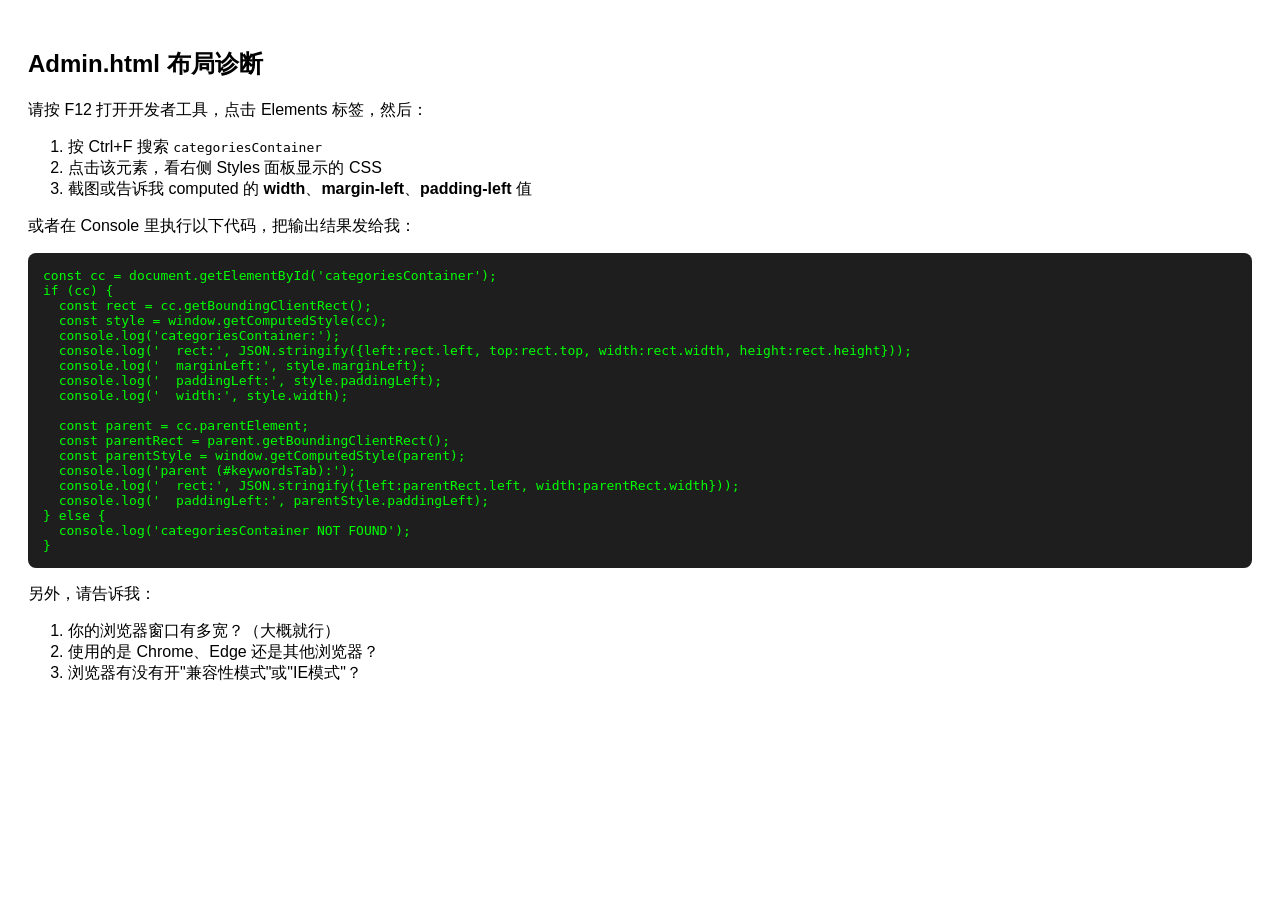
<file: debug_helper.html>
<!DOCTYPE html>
<html lang="zh-CN">
<head>
<meta charset="UTF-8">
<title>布局诊断</title>
<style>
body { font-family: sans-serif; padding: 20px; }
.info { background: #f5f5f5; padding: 10px; border-radius: 8px; margin: 10px 0; }
</style>
</head>
<body>
<h2>Admin.html 布局诊断</h2>
<p>请按 F12 打开开发者工具，点击 Elements 标签，然后：</p>
<ol>
<li>按 Ctrl+F 搜索 <code>categoriesContainer</code></li>
<li>点击该元素，看右侧 Styles 面板显示的 CSS</li>
<li>截图或告诉我 computed 的 <strong>width</strong>、<strong>margin-left</strong>、<strong>padding-left</strong> 值</li>
</ol>

<p>或者在 Console 里执行以下代码，把输出结果发给我：</p>
<pre style="background:#1e1e1e;color:#0f0;padding:15px;border-radius:8px;">
const cc = document.getElementById('categoriesContainer');
if (cc) {
  const rect = cc.getBoundingClientRect();
  const style = window.getComputedStyle(cc);
  console.log('categoriesContainer:');
  console.log('  rect:', JSON.stringify({left:rect.left, top:rect.top, width:rect.width, height:rect.height}));
  console.log('  marginLeft:', style.marginLeft);
  console.log('  paddingLeft:', style.paddingLeft);
  console.log('  width:', style.width);
  
  const parent = cc.parentElement;
  const parentRect = parent.getBoundingClientRect();
  const parentStyle = window.getComputedStyle(parent);
  console.log('parent (#keywordsTab):');
  console.log('  rect:', JSON.stringify({left:parentRect.left, width:parentRect.width}));
  console.log('  paddingLeft:', parentStyle.paddingLeft);
} else {
  console.log('categoriesContainer NOT FOUND');
}
</pre>

<p>另外，请告诉我：</p>
<ol>
<li>你的浏览器窗口有多宽？（大概就行）</li>
<li>使用的是 Chrome、Edge 还是其他浏览器？</li>
<li>浏览器有没有开"兼容性模式"或"IE模式"？</li>
</ol>
</body>
</html>
</file>
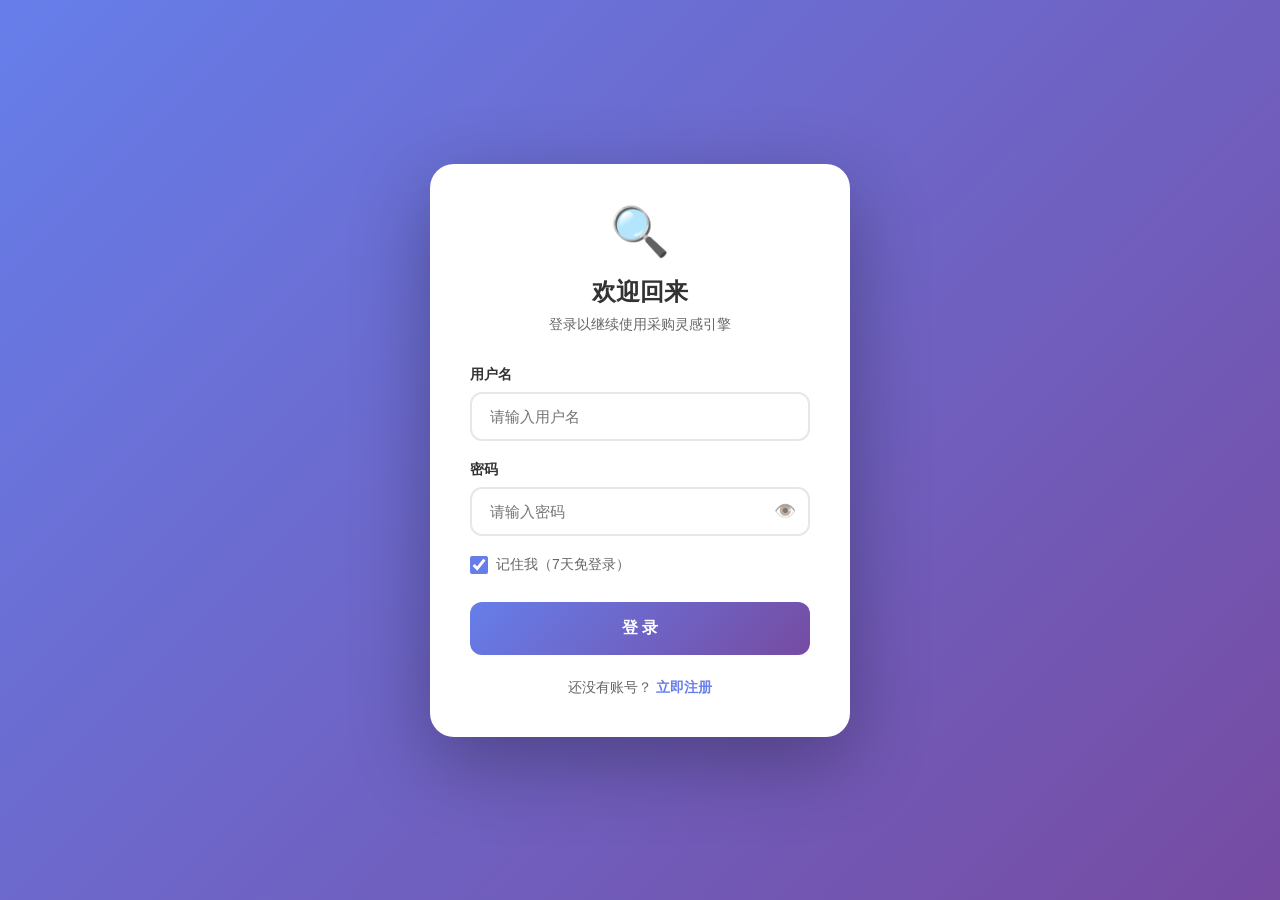
<file: login.html>
<!DOCTYPE html>
<html lang="zh-CN">
<head>
    <meta charset="UTF-8">
    <meta name="viewport" content="width=device-width, initial-scale=1.0">
    <title>登录 - 采购灵感引擎</title>
    <style>
        * { margin: 0; padding: 0; box-sizing: border-box; }
        body {
            font-family: -apple-system, BlinkMacSystemFont, 'Segoe UI', 'PingFang SC', 'Microsoft YaHei', sans-serif;
            background: linear-gradient(135deg, #667eea 0%, #764ba2 100%);
            min-height: 100vh;
            display: flex;
            align-items: center;
            justify-content: center;
            padding: 20px;
        }
        .auth-container {
            background: white;
            border-radius: 24px;
            padding: 40px;
            width: 100%;
            max-width: 420px;
            box-shadow: 0 25px 80px rgba(0,0,0,0.3);
            animation: slideUp 0.5s ease-out;
        }
        @keyframes slideUp {
            from { opacity: 0; transform: translateY(30px); }
            to { opacity: 1; transform: translateY(0); }
        }
        .auth-header {
            text-align: center;
            margin-bottom: 32px;
        }
        .auth-logo {
            font-size: 48px;
            margin-bottom: 16px;
        }
        .auth-title {
            font-size: 24px;
            font-weight: 700;
            color: #333;
            margin-bottom: 8px;
        }
        .auth-subtitle {
            font-size: 14px;
            color: #666;
        }
        .form-group {
            margin-bottom: 20px;
        }
        .form-label {
            display: block;
            font-size: 14px;
            font-weight: 600;
            color: #333;
            margin-bottom: 8px;
        }
        .form-input {
            width: 100%;
            padding: 14px 18px;
            font-size: 15px;
            border: 2px solid #e5e7eb;
            border-radius: 12px;
            outline: none;
            transition: all 0.3s;
        }
        .form-input:focus {
            border-color: #667eea;
            box-shadow: 0 0 0 4px rgba(102,126,234,0.1);
        }
        .form-input.error {
            border-color: #ef4444;
            background: #fef2f2;
        }
        .password-wrapper {
            position: relative;
        }
        .toggle-password {
            position: absolute;
            right: 14px;
            top: 50%;
            transform: translateY(-50%);
            background: none;
            border: none;
            cursor: pointer;
            font-size: 18px;
            opacity: 0.6;
            transition: opacity 0.2s;
        }
        .toggle-password:hover { opacity: 1; }
        .auth-btn {
            width: 100%;
            padding: 16px;
            font-size: 16px;
            font-weight: 600;
            color: white;
            background: linear-gradient(135deg, #667eea 0%, #764ba2 100%);
            border: none;
            border-radius: 12px;
            cursor: pointer;
            transition: all 0.3s;
            margin-top: 8px;
        }
        .auth-btn:hover {
            transform: translateY(-2px);
            box-shadow: 0 8px 25px rgba(102,126,234,0.4);
        }
        .auth-btn:disabled {
            opacity: 0.6;
            cursor: not-allowed;
            transform: none;
        }
        .auth-switch {
            text-align: center;
            margin-top: 24px;
            font-size: 14px;
            color: #666;
        }
        .auth-switch a {
            color: #667eea;
            font-weight: 600;
            cursor: pointer;
            text-decoration: none;
        }
        .auth-switch a:hover {
            text-decoration: underline;
        }
        .error-msg {
            color: #ef4444;
            font-size: 13px;
            margin-top: 6px;
            display: none;
        }
        .error-msg.show { display: block; }
        .success-msg {
            color: #10b981;
            font-size: 13px;
            margin-top: 6px;
            display: none;
        }
        .success-msg.show { display: block; }
        .remember-me {
            display: flex;
            align-items: center;
            gap: 8px;
            margin-bottom: 20px;
            font-size: 14px;
            color: #666;
        }
        .remember-me input[type="checkbox"] {
            width: 18px;
            height: 18px;
            accent-color: #667eea;
        }
        .form-hint {
            font-size: 12px;
            color: #9ca3af;
            margin-top: 4px;
        }
    </style>
</head>
<body>
    <div class="auth-container">
        <div class="auth-header">
            <div class="auth-logo">🔍</div>
            <div class="auth-title" id="formTitle">欢迎回来</div>
            <div class="auth-subtitle" id="formSubtitle">登录以继续使用采购灵感引擎</div>
        </div>

        <!-- 登录表单 -->
        <form id="loginForm">
            <div class="form-group">
                <label class="form-label">用户名</label>
                <input type="text" class="form-input" id="loginUsername" placeholder="请输入用户名" autocomplete="username">
                <div class="error-msg" id="loginUsernameError">请输入用户名</div>
            </div>
            <div class="form-group">
                <label class="form-label">密码</label>
                <div class="password-wrapper">
                    <input type="password" class="form-input" id="loginPassword" placeholder="请输入密码" autocomplete="current-password">
                    <button type="button" class="toggle-password" onclick="togglePassword('loginPassword')">👁️</button>
                </div>
                <div class="error-msg" id="loginPasswordError">请输入密码</div>
            </div>
            <div class="remember-me">
                <input type="checkbox" id="rememberMe" checked>
                <label for="rememberMe">记住我（7天免登录）</label>
            </div>
            <button type="submit" class="auth-btn" id="loginBtn">登 录</button>
            <div class="error-msg" id="loginError" style="text-align: center; margin-top: 12px;"></div>
        </form>

        <!-- 注册表单（默认隐藏） -->
        <form id="registerForm" style="display: none;">
            <div class="form-group">
                <label class="form-label">用户名</label>
                <input type="text" class="form-input" id="regUsername" placeholder="3-20位字母、数字或下划线" autocomplete="username">
                <div class="form-hint">用于登录的唯一标识</div>
                <div class="error-msg" id="regUsernameError">用户名格式不正确</div>
            </div>
            <div class="form-group">
                <label class="form-label">姓名</label>
                <input type="text" class="form-input" id="regRealname" placeholder="请输入您的真实姓名" autocomplete="name">
            </div>

            <div class="form-group">
                <label class="form-label">密码</label>
                <div class="password-wrapper">
                    <input type="password" class="form-input" id="regPassword" placeholder="至少6位字符" autocomplete="new-password">
                    <button type="button" class="toggle-password" onclick="togglePassword('regPassword')">👁️</button>
                </div>
                <div class="error-msg" id="regPasswordError">密码至少6位</div>
            </div>
            <div class="form-group">
                <label class="form-label">确认密码</label>
                <div class="password-wrapper">
                    <input type="password" class="form-input" id="regConfirmPassword" placeholder="再次输入密码" autocomplete="new-password">
                    <button type="button" class="toggle-password" onclick="togglePassword('regConfirmPassword')">👁️</button>
                </div>
                <div class="error-msg" id="regConfirmError">两次密码不一致</div>
            </div>
            <button type="submit" class="auth-btn" id="registerBtn">注 册</button>
            <div class="error-msg" id="registerError" style="text-align: center; margin-top: 12px;"></div>
            <div class="success-msg" id="registerSuccess" style="text-align: center; margin-top: 12px;"></div>
        </form>

        <div class="auth-switch">
            <span id="switchText">还没有账号？</span>
            <a onclick="toggleForm()" id="switchLink">立即注册</a>
        </div>
    </div>

    <script>
        const USERS_KEY = 'procurement_users';
        const CURRENT_USER_KEY = 'procurement_current_user';
        const REMEMBER_KEY = 'procurement_remember';
        const ADMIN_PASSWORD_HASH = hashPassword('admin123');

        let isLoginForm = true;

        window.onload = function() {
            checkAuth();
        };

        function checkAuth() {
            const currentUser = localStorage.getItem(CURRENT_USER_KEY);
            if (currentUser) {
                const user = JSON.parse(currentUser);
                if (user.expires && new Date().getTime() > user.expires) {
                    localStorage.removeItem(CURRENT_USER_KEY);
                    return;
                }
                window.location.href = 'index.html';
            }
        }

        function toggleForm() {
            isLoginForm = !isLoginForm;
            const loginForm = document.getElementById('loginForm');
            const registerForm = document.getElementById('registerForm');
            const formTitle = document.getElementById('formTitle');
            const formSubtitle = document.getElementById('formSubtitle');
            const switchText = document.getElementById('switchText');
            const switchLink = document.getElementById('switchLink');

            if (isLoginForm) {
                loginForm.style.display = 'block';
                registerForm.style.display = 'none';
                formTitle.textContent = '欢迎回来';
                formSubtitle.textContent = '登录以继续使用采购灵感引擎';
                switchText.textContent = '还没有账号？';
                switchLink.textContent = '立即注册';
            } else {
                loginForm.style.display = 'none';
                registerForm.style.display = 'block';
                formTitle.textContent = '创建账号';
                formSubtitle.textContent = '注册后即可使用全部功能';
                switchText.textContent = '已有账号？';
                switchLink.textContent = '立即登录';
            }
        }

        function togglePassword(inputId) {
            const input = document.getElementById(inputId);
            input.type = input.type === 'password' ? 'text' : 'password';
        }

        function getUsers() {
            const users = localStorage.getItem(USERS_KEY);
            if (users) {
                const parsed = JSON.parse(users);
                // 确保admin账号存在（防止被误删）
                if (!parsed['admin']) {
                    parsed['admin'] = {
                        username: 'admin',
                        nickname: '管理员',
                        password: hashPassword('admin123'),
                        createdAt: new Date().getTime(),
                        isAdmin: true,
                        status: 'approved'
                    };
                    saveUsers(parsed);
                }
                return parsed;
            }
            
            // 初始化默认管理员账号
            const defaultUsers = {
                'admin': {
                    username: 'admin',
                    nickname: '管理员',
                    password: hashPassword('admin123'),
                    createdAt: new Date().getTime(),
                    isAdmin: true,
                    status: 'approved'
                }
            };
            saveUsers(defaultUsers);
            return defaultUsers;
        }

        const LOGS_KEY = 'procurement_logs';

        // 获取客户端IP
        async function getClientIP() {
            try {
                const resp = await fetch('https://api.ipify.org?format=json');
                const data = await resp.json();
                return data.ip || '未知';
            } catch(e) {
                return '未知IP';
            }
        }

        // 添加日志
        async function addLog(type, username, detail) {
            const logs = JSON.parse(localStorage.getItem(LOGS_KEY) || '[]');
            const ip = await getClientIP();
            logs.unshift({
                time: new Date().toLocaleString('zh-CN'),
                type: type,
                username: username,
                ip: ip,
                detail: detail
            });
            if (logs.length > 500) logs.pop();
            localStorage.setItem(LOGS_KEY, JSON.stringify(logs));
        }

        function saveUsers(users) {
            localStorage.setItem(USERS_KEY, JSON.stringify(users));
        }

        function validateUsername(username) {
            return /^[a-zA-Z0-9_]{3,20}$/.test(username);
        }

        function showError(elementId, message) {
            const errorEl = document.getElementById(elementId);
            if (message) {
                errorEl.textContent = message;
                errorEl.classList.add('show');
            } else {
                errorEl.classList.remove('show');
            }
        }

        document.getElementById('loginForm').addEventListener('submit', function(e) {
            e.preventDefault();
            
            const username = document.getElementById('loginUsername').value.trim();
            const password = document.getElementById('loginPassword').value;
            const rememberMe = document.getElementById('rememberMe').checked;

            let hasError = false;
            if (!username) {
                showError('loginUsernameError', '请输入用户名');
                document.getElementById('loginUsername').classList.add('error');
                hasError = true;
            } else {
                showError('loginUsernameError', '');
                document.getElementById('loginUsername').classList.remove('error');
            }

            if (!password) {
                showError('loginPasswordError', '请输入密码');
                document.getElementById('loginPassword').classList.add('error');
                hasError = true;
            } else {
                showError('loginPasswordError', '');
                document.getElementById('loginPassword').classList.remove('error');
            }

            if (hasError) return;

            const users = getUsers();
            if (!users[username]) {
                showError('loginError', '用户名不存在');
                return;
            }

            if (users[username].password !== hashPassword(password)) {
                // admin账号使用固定哈希验证
                if (username === 'admin' && password === 'admin123') {
                    // 密码正确，更新为固定哈希
                    users[username].password = ADMIN_PASSWORD_HASH;
                    saveUsers(users);
                } else {
                    showError('loginError', '密码错误');
                    return;
                }
            }

            // 检查审核状态
            if (!users[username].isAdmin && users[username].status !== 'approved') {
                if (users[username].status === 'pending') {
                    showError('loginError', '账号待审核，请等待管理员批准');
                } else if (users[username].status === 'rejected') {
                    showError('loginError', '账号申请已被拒绝，请联系管理员');
                } else {
                    showError('loginError', '账号状态异常，请联系管理员');
                }
                return;
            }

            const expires = rememberMe ? new Date().getTime() + 7 * 24 * 60 * 60 * 1000 : null;
            const currentUser = {
                username: username,
                nickname: users[username].nickname || username,
                loginTime: new Date().getTime(),
                expires: expires
            };

            localStorage.setItem(CURRENT_USER_KEY, JSON.stringify(currentUser));
            if (rememberMe) {
                localStorage.setItem(REMEMBER_KEY, 'true');
            }

            // 记录登录日志
            addLog('login', username, '用户登录成功');

            showError('loginError', '');
            window.location.href = 'index.html';
        });

        document.getElementById('registerForm').addEventListener('submit', function(e) {
            e.preventDefault();
            
            const username = document.getElementById('regUsername').value.trim();
            const realname = document.getElementById('regRealname').value.trim();
            const password = document.getElementById('regPassword').value;
            const confirmPassword = document.getElementById('regConfirmPassword').value;

            let hasError = false;

            if (!validateUsername(username)) {
                showError('regUsernameError', '用户名需3-20位字母、数字或下划线');
                document.getElementById('regUsername').classList.add('error');
                hasError = true;
            } else {
                showError('regUsernameError', '');
                document.getElementById('regUsername').classList.remove('error');
            }

            if (password.length < 6) {
                showError('regPasswordError', '密码至少6位');
                document.getElementById('regPassword').classList.add('error');
                hasError = true;
            } else {
                showError('regPasswordError', '');
                document.getElementById('regPassword').classList.remove('error');
            }

            if (password !== confirmPassword) {
                showError('regConfirmError', '两次密码不一致');
                document.getElementById('regConfirmPassword').classList.add('error');
                hasError = true;
            } else {
                showError('regConfirmError', '');
                document.getElementById('regConfirmPassword').classList.remove('error');
            }

            if (hasError) return;

            const users = getUsers();
            if (users[username]) {
                showError('registerError', '用户名已被注册');
                return;
            }

            users[username] = {
                username: username,
                realname: realname,
                password: hashPassword(password),
                createdAt: new Date().getTime(),
                status: 'pending' // 新用户默认待审核
            };

            saveUsers(users);

            // 记录注册日志
            addLog('register', username, '新用户注册，等待审核');

            showError('registerError', '');
            const successEl = document.getElementById('registerSuccess');
            successEl.textContent = '注册成功！请等待管理员审核后登录...';
            successEl.classList.add('show');

            setTimeout(() => {
                toggleForm();
                document.getElementById('loginUsername').value = username;
                successEl.classList.remove('show');
            }, 2000);
        });

        function hashPassword(password) {
            let hash = 0;
            for (let i = 0; i < password.length; i++) {
                const char = password.charCodeAt(i);
                hash = ((hash << 5) - hash) + char;
                hash = hash & hash;
            }
            return 'hash_' + Math.abs(hash).toString(16);
        }

        document.getElementById('loginUsername').addEventListener('input', function() {
            this.classList.remove('error');
            showError('loginUsernameError', '');
            showError('loginError', '');
        });
        document.getElementById('loginPassword').addEventListener('input', function() {
            this.classList.remove('error');
            showError('loginPasswordError', '');
            showError('loginError', '');
        });
        document.getElementById('regUsername').addEventListener('input', function() {
            this.classList.remove('error');
            showError('regUsernameError', '');
            showError('registerError', '');
        });
        document.getElementById('regPassword').addEventListener('input', function() {
            this.classList.remove('error');
            showError('regPasswordError', '');
        });
        document.getElementById('regConfirmPassword').addEventListener('input', function() {
            this.classList.remove('error');
            showError('regConfirmError', '');
        });
    </script>
</body>
</html>
</file>
